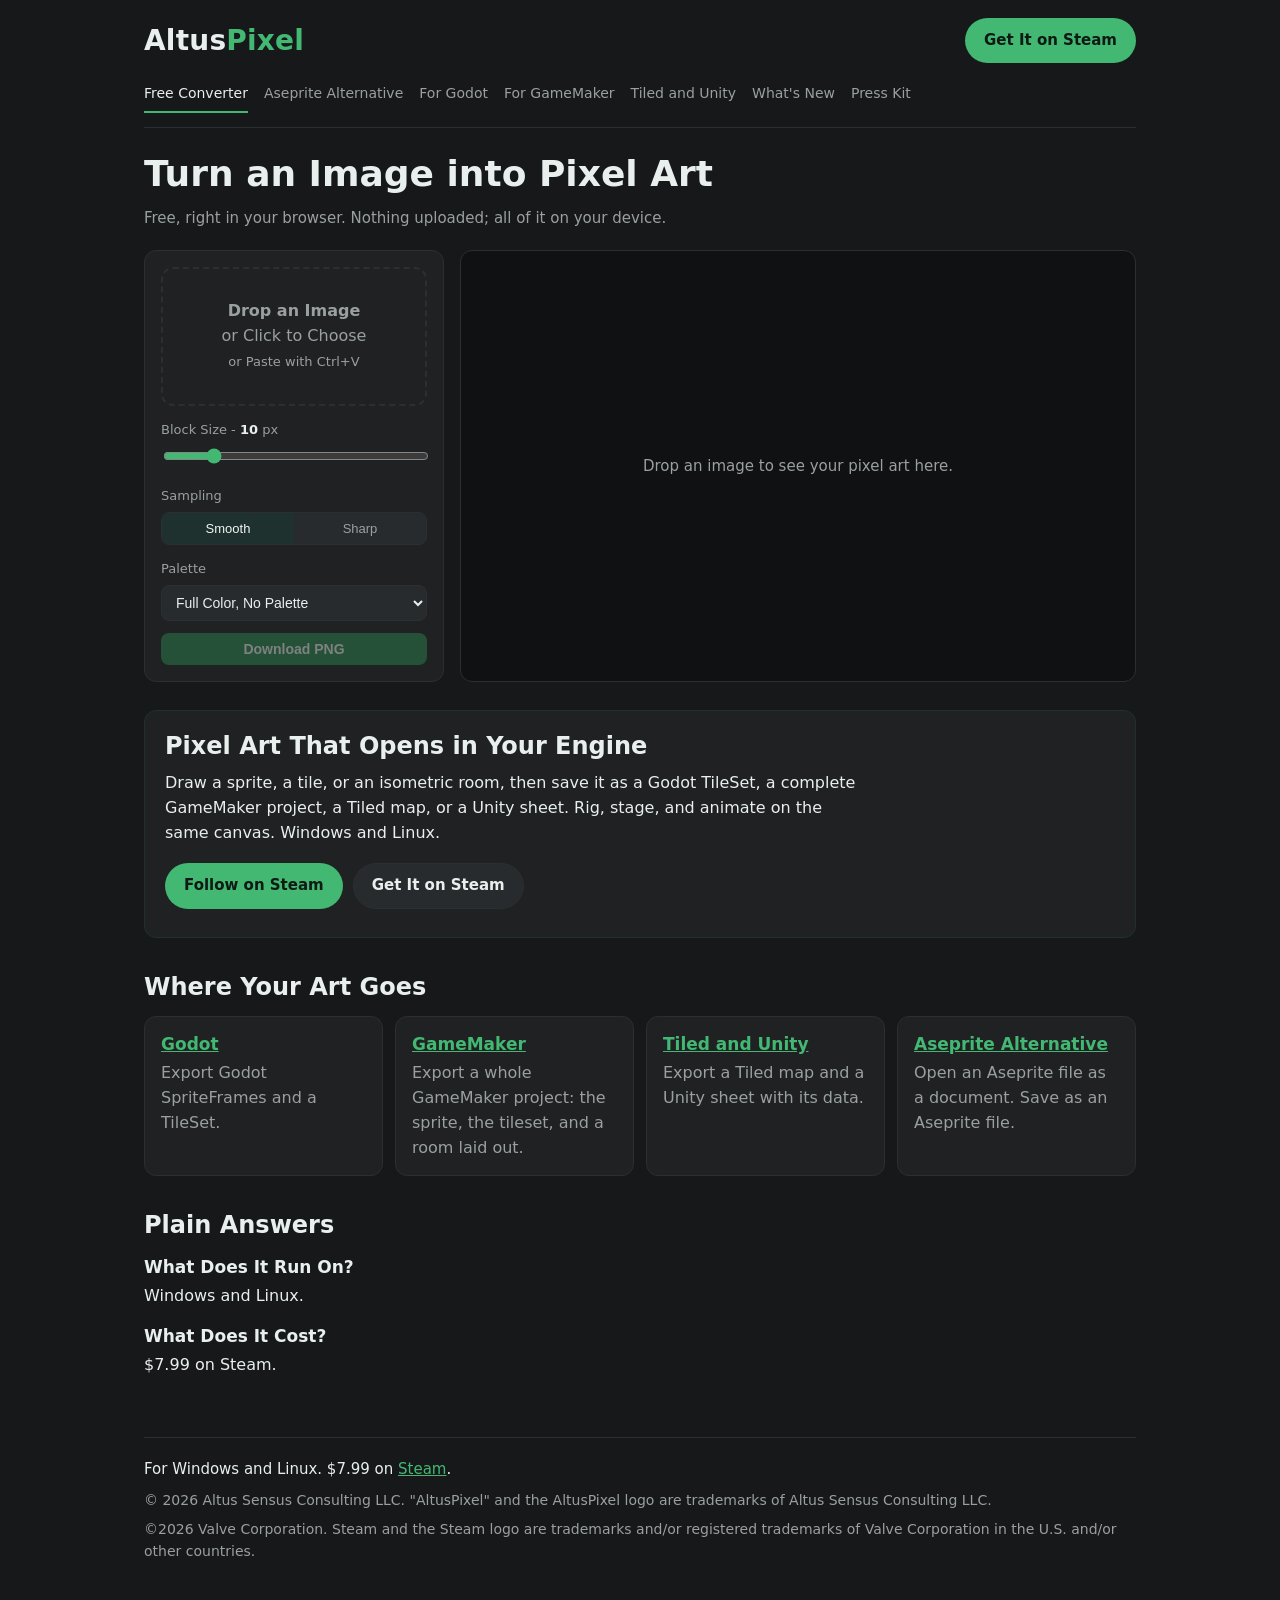
<file: index.html>
<!DOCTYPE html>
<html lang="en">
<head>
<meta charset="utf-8">
<meta name="viewport" content="width=device-width, initial-scale=1">
<title>AltusPixel - Free Image to Pixel Art Converter</title>
<meta name="description" content="Turn an image into pixel art, free, in your browser. Draw a sprite, a tile, or an isometric room, then save it as a Godot TileSet, a complete GameMaker project, a Tiled map, or a Unity sheet." data-claims="converter-free converter-local short-draw short-save">
<link rel="canonical" href="https://typo-negetive.github.io/altuspixel-site/">
<meta name="theme-color" content="#16181a">
<meta property="og:site_name" content="AltusPixel">
<meta property="og:type" content="website">
<meta property="og:title" content="AltusPixel - Free Image to Pixel Art Converter">
<meta property="og:description" content="Turn an image into pixel art, free, in your browser. Draw a sprite, a tile, or an isometric room, then save it as a Godot TileSet, a complete GameMaker project, a Tiled map, or a Unity sheet.">
<meta property="og:url" content="https://typo-negetive.github.io/altuspixel-site/">
<meta property="og:image" content="https://typo-negetive.github.io/altuspixel-site/stills/isometric_block_building.png">
<meta property="og:image:alt" content="Drag a box, pull it up, and click: shaded, with a light top and darker sides" data-claims="iso-box">
<link rel="icon" type="image/png" href="brand/icon.png">
<link rel="stylesheet" href="site.css">
</head>
<body>
<div class="wrap">
<!-- chrome:header -->
<a class="skip" href="#main">Skip to Content</a>
<header class="site-header">
  <a class="brand" href="index.html"><span class="a">Altus</span><span class="p">Pixel</span></a>
  <div class="store-links">
    <a class="btn btn-primary" href="https://store.steampowered.com/app/4870980/AltusPixel/?utm_source=site&amp;utm_medium=web&amp;utm_campaign=index" target="_blank" rel="noopener">Get It on Steam</a>
  </div>
</header>
<nav class="site-nav" aria-label="Pages">
  <a href="index.html" aria-current="page">Free Converter</a>
  <a href="aseprite-alternative.html">Aseprite Alternative</a>
  <a href="pixel-art-editor-for-godot.html">For Godot</a>
  <a href="gamemaker-sprite-export.html">For GameMaker</a>
  <a href="tiled-and-unity.html">Tiled and Unity</a>
  <a href="whats-new.html">What's New</a>
  <a href="press.html">Press Kit</a>
</nav>
<!-- /chrome:header -->

<main id="main">
  <h1>Turn an Image into Pixel Art</h1>
  <p class="tag" data-claims="converter-free converter-local">Free, right in your browser. Nothing uploaded; all of it on your device.</p>

  <section class="converter" aria-label="Pixel Art Converter" data-census="skip">
    <div class="card">
      <div id="drop" class="drop" tabindex="0" role="button">
        <strong>Drop an Image</strong><br>or Click to Choose<br>
        <span class="hint">or Paste with Ctrl&#8203;+V</span>
        <input id="file" type="file" accept="image/*" hidden>
      </div>

      <label class="ctl" for="block">Block Size - <span id="blockVal" class="val">10</span> px</label>
      <input id="block" type="range" min="2" max="48" value="10">

      <label class="ctl" id="sampLabel">Sampling</label>
      <div class="seg" id="samp" role="group" aria-labelledby="sampLabel">
        <button data-s="average" class="on">Smooth</button>
        <button data-s="point">Sharp</button>
      </div>

      <label class="ctl" for="palette">Palette</label>
      <select id="palette"></select>

      <button id="dl" class="dl" disabled>Download PNG</button>
    </div>

    <div class="stage">
      <div id="ph" class="placeholder">Drop an image to see your pixel art here.</div>
      <canvas id="out" hidden></canvas>
    </div>
    <noscript>Turn on JavaScript to use the converter.</noscript>
  </section>

  <section class="funnel">
    <h2>Pixel Art That Opens in Your Engine</h2>
    <p data-claims="short-draw short-save short-rig platforms">Draw a sprite, a tile, or an isometric room, then save it as a Godot TileSet, a complete GameMaker project, a Tiled map, or a Unity sheet. Rig, stage, and animate on the same canvas. Windows and Linux.</p>
    <div class="cta-row">
      <a class="btn btn-primary" href="https://store.steampowered.com/app/4870980/AltusPixel/?utm_source=site&amp;utm_medium=web&amp;utm_campaign=index" target="_blank" rel="noopener">Follow on Steam</a>
      <a class="btn" href="https://store.steampowered.com/app/4870980/AltusPixel/?utm_source=site&amp;utm_medium=web&amp;utm_campaign=index" target="_blank" rel="noopener">Get It on Steam</a>
    </div>
  </section>

  <section>
    <h2>Where Your Art Goes</h2>
    <ul class="cards">
      <li>
        <a href="pixel-art-editor-for-godot.html">Godot</a>
        <p data-claims="godot-gets">Export Godot SpriteFrames and a TileSet.</p>
      </li>
      <li>
        <a href="gamemaker-sprite-export.html">GameMaker</a>
        <p data-claims="gamemaker-gets">Export a whole GameMaker project: the sprite, the tileset, and a room laid out.</p>
      </li>
      <li>
        <a href="tiled-and-unity.html">Tiled and Unity</a>
        <p data-claims="tiled-gets unity-gets">Export a Tiled map and a Unity sheet with its data.</p>
      </li>
      <li>
        <a href="aseprite-alternative.html">Aseprite Alternative</a>
        <p data-claims="ase-open ase-write">Open an Aseprite file as a document. Save as an Aseprite file.</p>
      </li>
    </ul>
  </section>

  <section class="answers">
    <h2>Plain Answers</h2>
    <h3>What Does It Run On?</h3>
    <p data-claims="platforms">Windows and Linux.</p>
    <h3>What Does It Cost?</h3>
    <p data-claims="price-steam">$7.99 on Steam.</p>
  </section>
</main>

<!-- chrome:footer -->
<footer class="site-footer">
  <p class="facts" data-claims="platforms price-steam">For Windows and Linux. $7.99 on <a href="https://store.steampowered.com/app/4870980/AltusPixel/?utm_source=site&amp;utm_medium=web&amp;utm_campaign=index" target="_blank" rel="noopener">Steam</a>.</p>
  <p class="legal">&copy; 2026 Altus Sensus Consulting LLC. "AltusPixel" and the AltusPixel logo are trademarks of Altus Sensus Consulting LLC.</p>
  <p class="legal">&copy;2026 Valve Corporation. Steam and the Steam logo are trademarks and/or registered trademarks of Valve Corporation in the U.S. and/or other countries.</p>
</footer>
<!-- /chrome:footer -->
</div>

<script>
const PALETTES = {
  "Full Color, No Palette": null,
  "Grayscale 8": ["000000","242424","484848","6d6d6d","919191","b6b6b6","dadada","ffffff"],
  "Fantasy Console 16": ["000000","1D2B53","7E2553","008751","AB5236","5F574F","C2C3C7","FFF1E8","FF004D","FFA300","FFEC27","00E436","29ADFF","83769C","FF77A8","FFCCAA"],
  "Soft Pop 16": ["1a1c2c","5d275d","b13e53","ef7d57","ffcd75","a7f070","38b764","257179","29366f","3b5dc9","41a6f6","73eff7","f4f4f4","94b0c2","566c86","333c57"],
  "Handheld Green 4": ["0f380f","306230","8bac0f","9bbc0f"],
  "80s Neon": ["ff2a6d","d1006c","ff6ac1","f9f871","ff9472","ff5f1f","05ffa1","00f0ff","2de2e6","00b3ff","4d4dff","7a04eb","b537f2","3a0ca3","1a1a2e","ffffff"]
};
const hex2rgb = h => [parseInt(h.slice(0,2),16),parseInt(h.slice(2,4),16),parseInt(h.slice(4,6),16)];
const PAL_RGB = Object.fromEntries(Object.entries(PALETTES).map(([k,v])=>[k, v?v.map(hex2rgb):null]));

const $ = id => document.getElementById(id);
const out = $("out"), octx = out.getContext("2d");
const small = document.createElement("canvas"), sctx = small.getContext("2d", {willReadFrequently:true});
let img = null, sampling = "average";

const palSel = $("palette");
for (const name of Object.keys(PALETTES)){ const o=document.createElement("option"); o.textContent=name; palSel.appendChild(o); }

function nearest(r,g,b,pal){
  let bi=0,bd=Infinity;
  for(let i=0;i<pal.length;i++){const p=pal[i];const d=(r-p[0])**2+(g-p[1])**2+(b-p[2])**2; if(d<bd){bd=d;bi=i;}}
  return pal[bi];
}

function render(){
  if(!img) return;
  const block = +$("block").value;
  const cols = Math.max(1, Math.round(img.width/block));
  const rows = Math.max(1, Math.round(img.height/block));
  small.width=cols; small.height=rows;
  sctx.imageSmoothingEnabled = (sampling==="average");
  sctx.clearRect(0,0,cols,rows);
  sctx.drawImage(img,0,0,cols,rows);

  const pal = PAL_RGB[palSel.value];
  if(pal){
    const d = sctx.getImageData(0,0,cols,rows);
    const a = d.data;
    for(let i=0;i<a.length;i+=4){
      if(a[i+3]<8) continue;
      const [r,g,b]=nearest(a[i],a[i+1],a[i+2],pal);
      a[i]=r;a[i+1]=g;a[i+2]=b;
    }
    sctx.putImageData(d,0,0);
  }
  const scale = Math.max(1, Math.floor(900/Math.max(cols,rows)));
  out.width=cols*scale; out.height=rows*scale;
  octx.imageSmoothingEnabled=false;
  octx.clearRect(0,0,out.width,out.height);
  octx.drawImage(small,0,0,out.width,out.height);
  out.hidden=false; $("ph").hidden=true; $("dl").disabled=false;
}

function loadFile(file){
  if(!file || !file.type.startsWith("image/")) return;
  const r=new FileReader();
  r.onload=e=>{const im=new Image(); im.onload=()=>{img=im; render();}; im.src=e.target.result;};
  r.readAsDataURL(file);
}

$("drop").addEventListener("click",()=>$("file").click());
$("drop").addEventListener("keydown",e=>{if(e.key==="Enter"||e.key===" "){e.preventDefault(); $("file").click();}});
$("file").addEventListener("change",e=>loadFile(e.target.files[0]));
$("block").addEventListener("input",e=>{$("blockVal").textContent=e.target.value; render();});
palSel.addEventListener("change",render);
document.querySelectorAll("#samp button").forEach(b=>b.addEventListener("click",()=>{
  document.querySelectorAll("#samp button").forEach(x=>x.classList.remove("on"));
  b.classList.add("on"); sampling=b.dataset.s; render();
}));
const drop=$("drop");
["dragover","dragenter"].forEach(ev=>drop.addEventListener(ev,e=>{e.preventDefault();drop.classList.add("over");}));
["dragleave","drop"].forEach(ev=>drop.addEventListener(ev,e=>{e.preventDefault();drop.classList.remove("over");}));
drop.addEventListener("drop",e=>loadFile(e.dataTransfer.files[0]));
window.addEventListener("paste",e=>{const it=[...e.clipboardData.items].find(i=>i.type.startsWith("image/")); if(it) loadFile(it.getAsFile());});
$("dl").addEventListener("click",()=>{
  const a=document.createElement("a"); a.download="altuspixel.png"; a.href=out.toDataURL("image/png"); a.click();
});
</script>
</body>
</html>
</file>
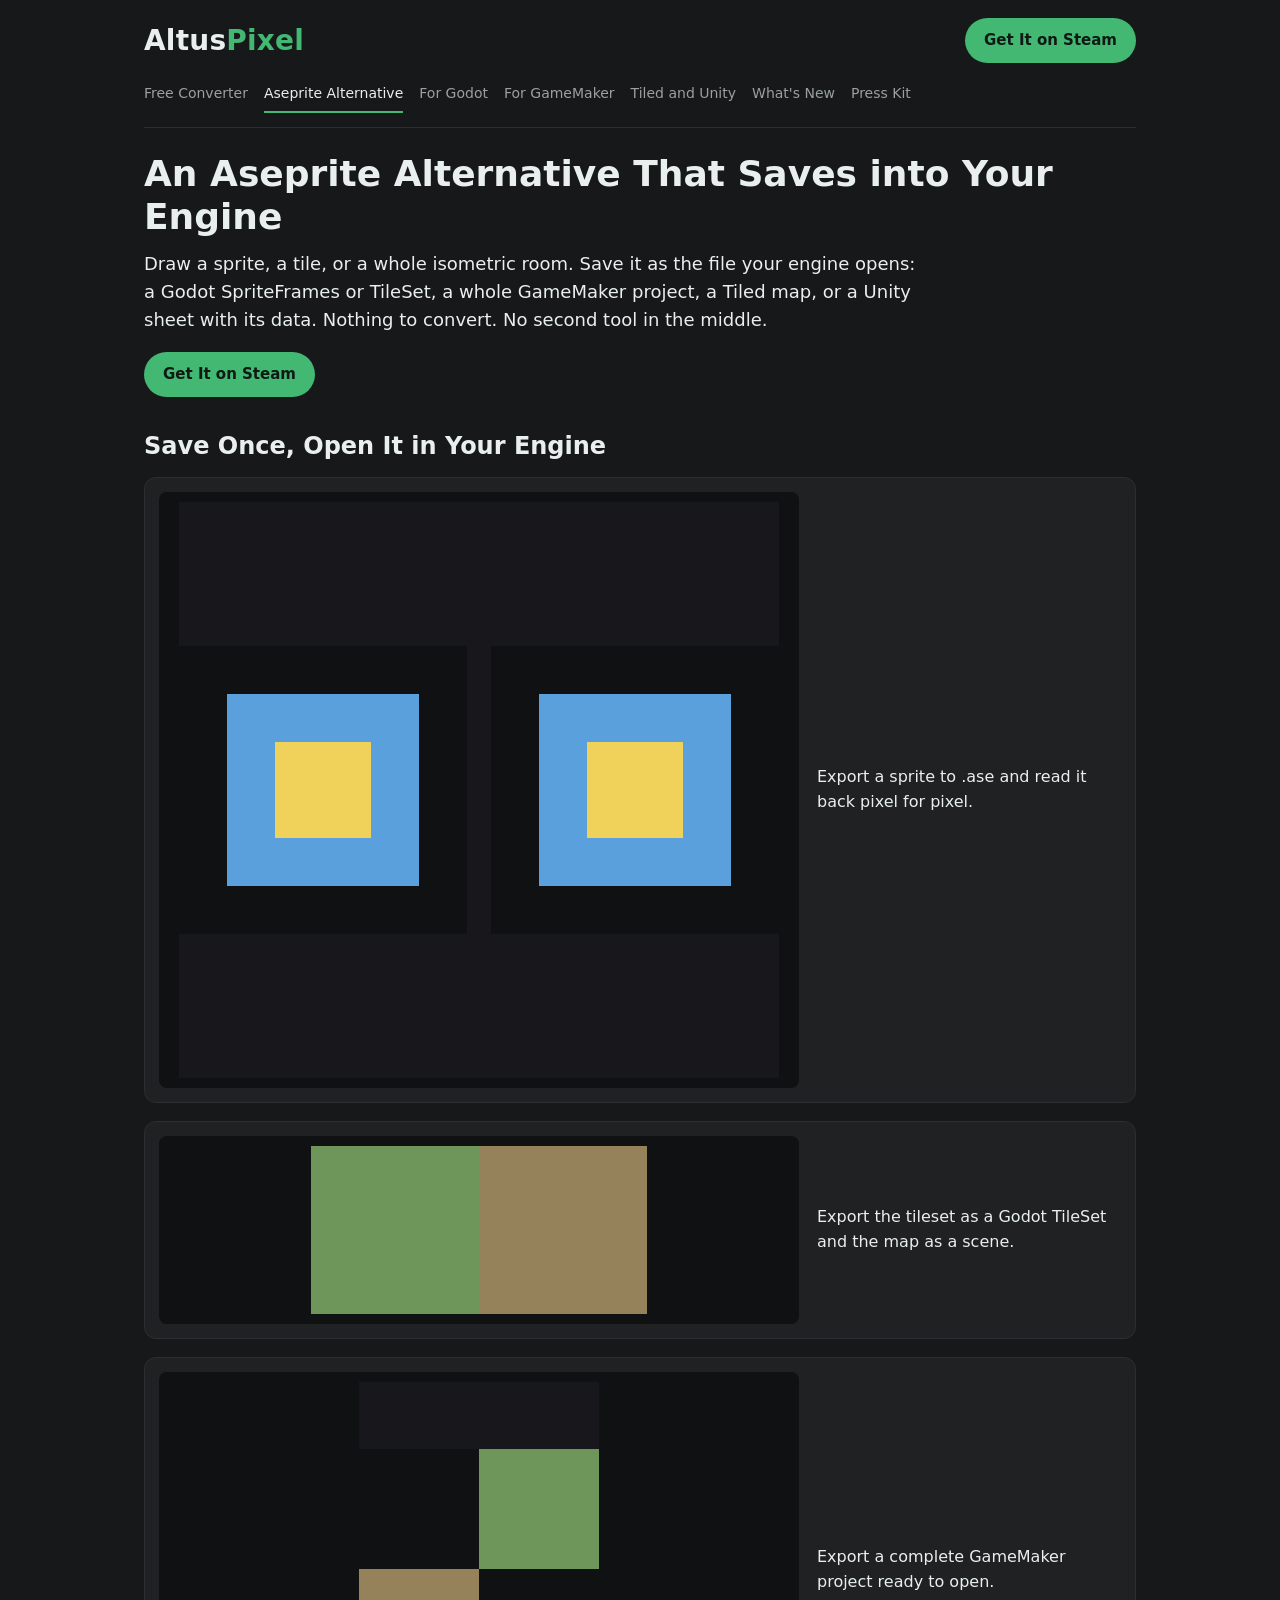
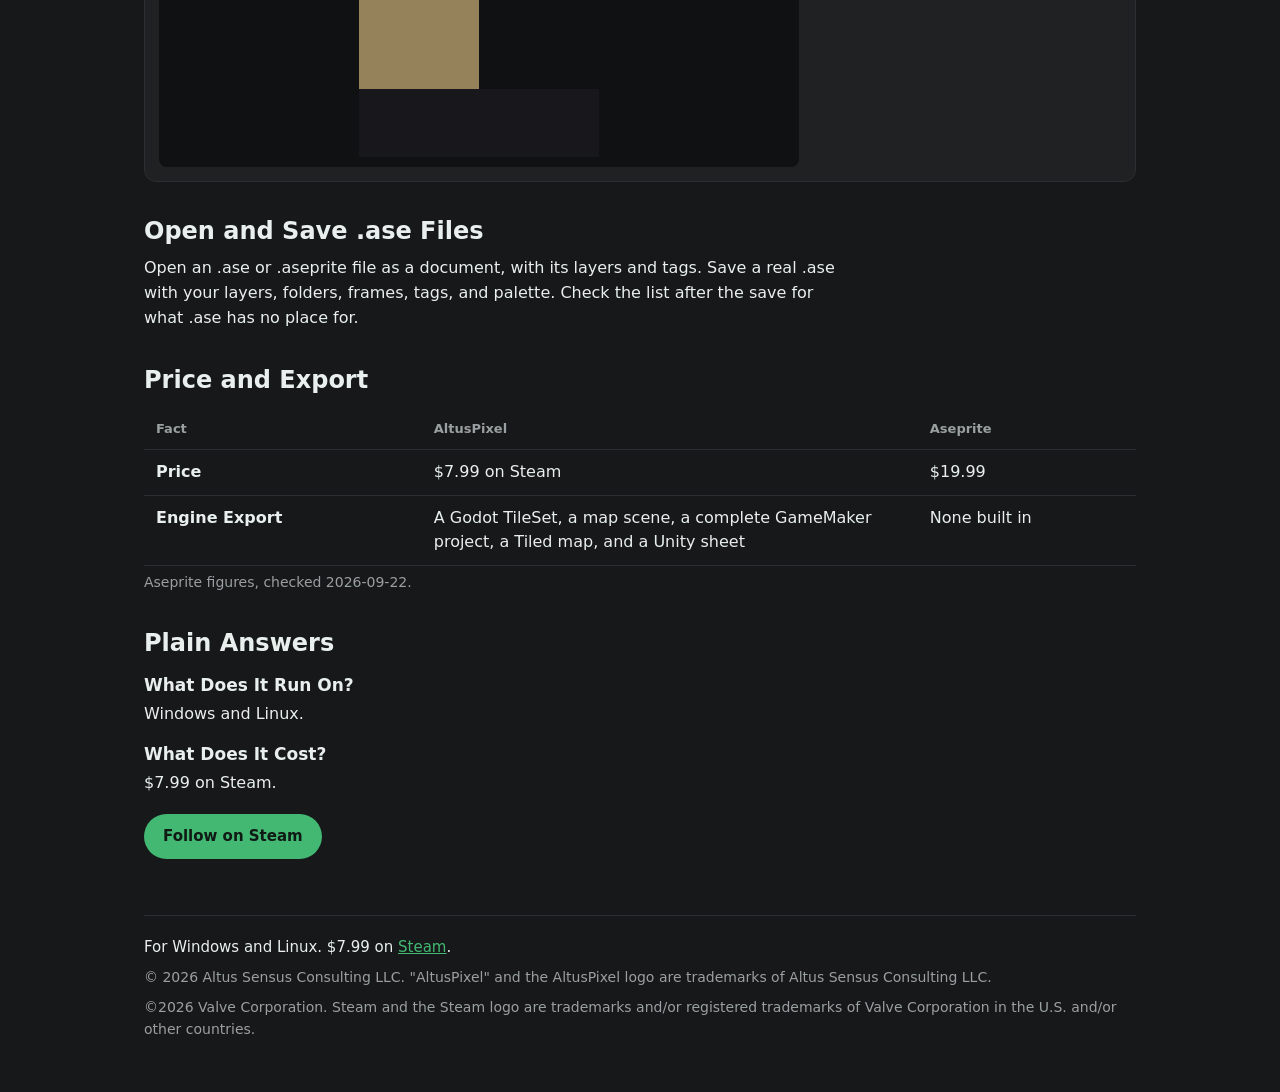
<file: aseprite-alternative.html>
<!DOCTYPE html>
<html lang="en">
<head>
<meta charset="utf-8">
<meta name="viewport" content="width=device-width, initial-scale=1">
<title>Aseprite Alternative That Saves into Your Engine - AltusPixel</title>
<meta name="description" content="Save a Godot TileSet, a complete GameMaker project, a Tiled map, or a Unity sheet. Open and save .ase files." data-claims="short-save ase-open ase-write">
<link rel="canonical" href="https://typo-negetive.github.io/altuspixel-site/aseprite-alternative.html">
<meta name="theme-color" content="#16181a">
<meta property="og:site_name" content="AltusPixel">
<meta property="og:type" content="website">
<meta property="og:title" content="Aseprite Alternative That Saves into Your Engine - AltusPixel">
<meta property="og:description" content="Save a Godot TileSet, a complete GameMaker project, a Tiled map, or a Unity sheet. Open and save .ase files.">
<meta property="og:url" content="https://typo-negetive.github.io/altuspixel-site/aseprite-alternative.html">
<meta property="og:image" content="https://typo-negetive.github.io/altuspixel-site/stills/ase_round_trip.png">
<meta property="og:image:alt" content="Export a sprite to .ase and read it back pixel for pixel" data-claims="cap-ase">
<link rel="icon" type="image/png" href="brand/icon.png">
<link rel="stylesheet" href="site.css">
</head>
<body>
<div class="wrap">
<!-- chrome:header -->
<a class="skip" href="#main">Skip to Content</a>
<header class="site-header">
  <a class="brand" href="index.html"><span class="a">Altus</span><span class="p">Pixel</span></a>
  <div class="store-links">
    <a class="btn btn-primary" href="https://store.steampowered.com/app/4870980/AltusPixel/?utm_source=site&amp;utm_medium=web&amp;utm_campaign=aseprite-alternative" target="_blank" rel="noopener">Get It on Steam</a>
  </div>
</header>
<nav class="site-nav" aria-label="Pages">
  <a href="index.html">Free Converter</a>
  <a href="aseprite-alternative.html" aria-current="page">Aseprite Alternative</a>
  <a href="pixel-art-editor-for-godot.html">For Godot</a>
  <a href="gamemaker-sprite-export.html">For GameMaker</a>
  <a href="tiled-and-unity.html">Tiled and Unity</a>
  <a href="whats-new.html">What's New</a>
  <a href="press.html">Press Kit</a>
</nav>
<!-- /chrome:header -->

<main id="main">
  <h1>An Aseprite Alternative That Saves into Your Engine</h1>
  <p class="lede" data-claims="draw-save godot-gets gamemaker-gets tiled-gets unity-gets no-convert">Draw a sprite, a tile, or a whole isometric room. Save it as the file your engine opens: a Godot SpriteFrames or TileSet, a whole GameMaker project, a Tiled map, or a Unity sheet with its data. Nothing to convert. No second tool in the middle.</p>
  <div class="cta-row">
    <a class="btn btn-primary" href="https://store.steampowered.com/app/4870980/AltusPixel/?utm_source=site&amp;utm_medium=web&amp;utm_campaign=aseprite-alternative" target="_blank" rel="noopener">Get It on Steam</a>
  </div>

  <section>
    <h2>Save Once, Open It in Your Engine</h2>
    <div class="shots">
      <figure class="shot" data-claims="cap-ase">
        <div class="frame"><img src="gifs/ase_round_trip.gif" width="600" height="576" alt="Export a sprite to .ase and read it back pixel for pixel" loading="lazy" decoding="async"></div>
        <figcaption>Export a sprite to .ase and read it back pixel for pixel.</figcaption>
      </figure>
      <figure class="shot" data-claims="cap-godot">
        <div class="frame"><img src="gifs/godot_tileset_map_export.gif" width="336" height="168" alt="Export the tileset as a Godot TileSet and the map as a scene" loading="lazy" decoding="async"></div>
        <figcaption>Export the tileset as a Godot TileSet and the map as a scene.</figcaption>
      </figure>
      <figure class="shot" data-claims="cap-gm">
        <div class="frame"><img src="gifs/gamemaker_project_export.gif" width="240" height="375" alt="Export a complete GameMaker project ready to open" loading="lazy" decoding="async"></div>
        <figcaption>Export a complete GameMaker project ready to open.</figcaption>
      </figure>
    </div>
  </section>

  <section>
    <h2>Open and Save .ase Files</h2>
    <p data-claims="ase-open ase-open-ext ase-write ase-listed">Open an .ase or .aseprite file as a document, with its layers and tags. Save a real .ase with your layers, folders, frames, tags, and palette. Check the list after the save for what .ase has no place for.</p>
  </section>

  <section>
    <h2>Price and Export</h2>
    <div class="table-wrap">
      <table class="compare">
        <caption class="sr-only">Price and Engine Export</caption>
        <thead>
          <tr><th scope="col">Fact</th><th scope="col">AltusPixel</th><th scope="col">Aseprite</th></tr>
        </thead>
        <tbody>
          <tr>
            <th scope="row">Price</th>
            <td data-claims="price-steam">$7.99 on Steam</td>
            <td data-fact="aseprite-price" title="Checked 2026-09-22">$19.99</td>
          </tr>
          <tr>
            <th scope="row">Engine Export</th>
            <td data-claims="short-save godot-tileset-scene">A Godot TileSet, a map scene, a complete GameMaker project, a Tiled map, and a Unity sheet</td>
            <td data-fact="aseprite-engine-export" title="Checked 2026-09-22">None built in</td>
          </tr>
        </tbody>
      </table>
    </div>
    <p class="note" data-claims="aseprite-price">Aseprite figures, checked 2026-09-22.</p>
  </section>

  <section class="answers">
    <h2>Plain Answers</h2>
    <h3>What Does It Run On?</h3>
    <p data-claims="platforms">Windows and Linux.</p>
    <h3>What Does It Cost?</h3>
    <p data-claims="price-steam">$7.99 on Steam.</p>
  </section>

  <div class="cta-row">
    <a class="btn btn-primary" href="https://store.steampowered.com/app/4870980/AltusPixel/?utm_source=site&amp;utm_medium=web&amp;utm_campaign=aseprite-alternative" target="_blank" rel="noopener">Follow on Steam</a>
  </div>
</main>

<!-- chrome:footer -->
<footer class="site-footer">
  <p class="facts" data-claims="platforms price-steam">For Windows and Linux. $7.99 on <a href="https://store.steampowered.com/app/4870980/AltusPixel/?utm_source=site&amp;utm_medium=web&amp;utm_campaign=aseprite-alternative" target="_blank" rel="noopener">Steam</a>.</p>
  <p class="legal">&copy; 2026 Altus Sensus Consulting LLC. "AltusPixel" and the AltusPixel logo are trademarks of Altus Sensus Consulting LLC.</p>
  <p class="legal">&copy;2026 Valve Corporation. Steam and the Steam logo are trademarks and/or registered trademarks of Valve Corporation in the U.S. and/or other countries.</p>
</footer>
<!-- /chrome:footer -->
</div>
</body>
</html>
</file>
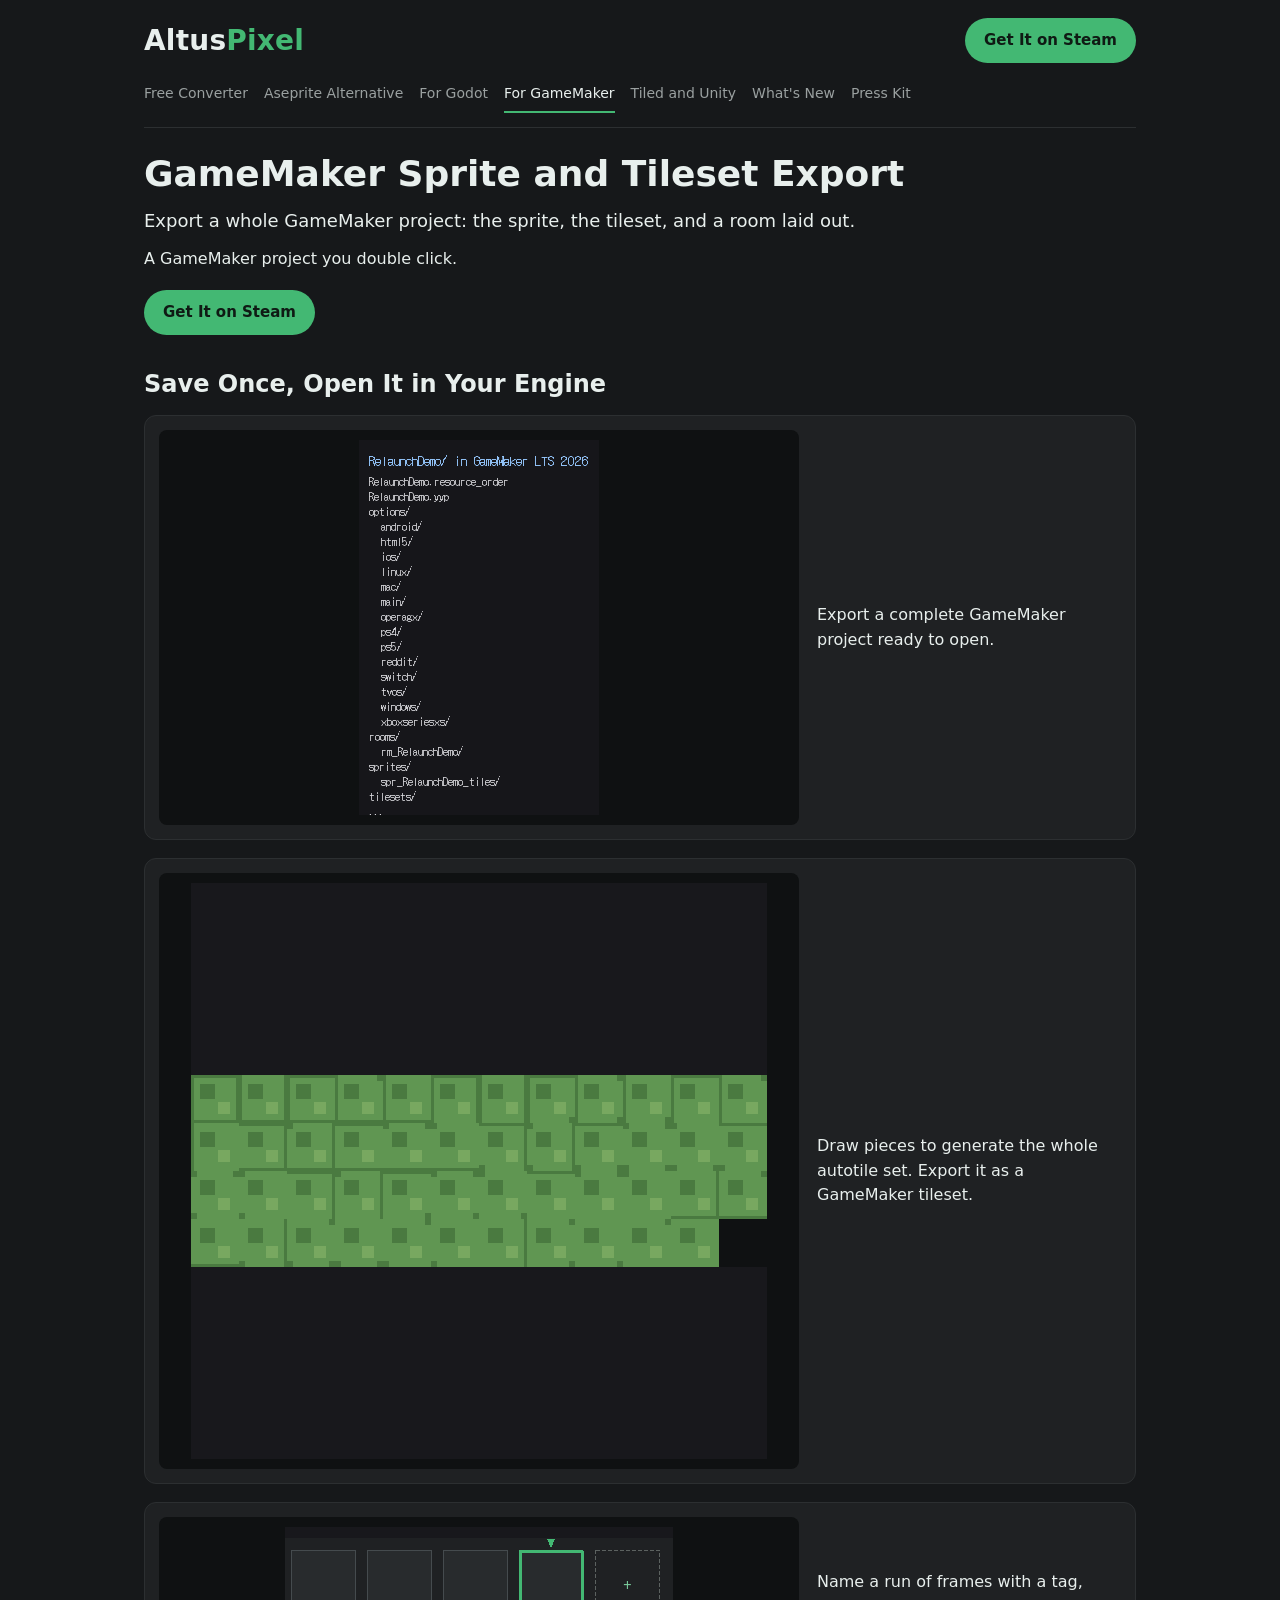
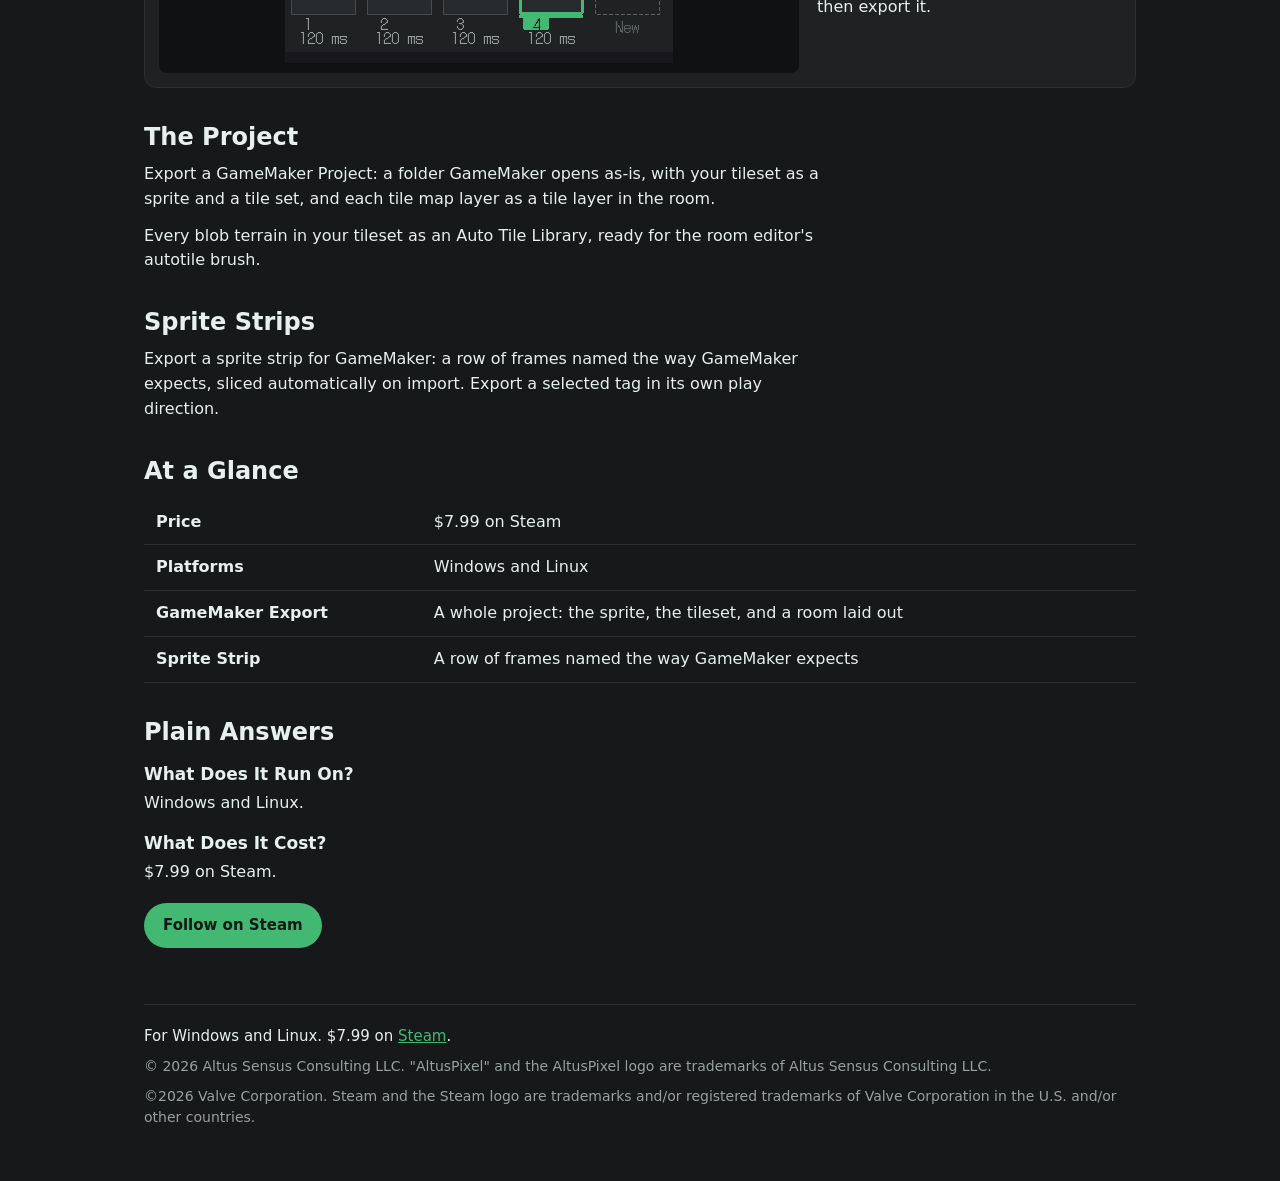
<file: gamemaker-sprite-export.html>
<!DOCTYPE html>
<html lang="en">
<head>
<meta charset="utf-8">
<meta name="viewport" content="width=device-width, initial-scale=1">
<title>GameMaker Sprite and Tileset Export - AltusPixel</title>
<meta name="description" content="Export a whole GameMaker project: the sprite, the tileset, and a room laid out. A GameMaker project you double click." data-claims="gamemaker-gets gm-double-click">
<link rel="canonical" href="https://typo-negetive.github.io/altuspixel-site/gamemaker-sprite-export.html">
<meta name="theme-color" content="#16181a">
<meta property="og:site_name" content="AltusPixel">
<meta property="og:type" content="website">
<meta property="og:title" content="GameMaker Sprite and Tileset Export - AltusPixel">
<meta property="og:description" content="Export a whole GameMaker project: the sprite, the tileset, and a room laid out. A GameMaker project you double click.">
<meta property="og:url" content="https://typo-negetive.github.io/altuspixel-site/gamemaker-sprite-export.html">
<meta property="og:image" content="https://typo-negetive.github.io/altuspixel-site/stills/gamemaker_project_export.png">
<meta property="og:image:alt" content="Export a complete GameMaker project ready to open" data-claims="cap-gm">
<link rel="icon" type="image/png" href="brand/icon.png">
<link rel="stylesheet" href="site.css">
</head>
<body>
<div class="wrap">
<!-- chrome:header -->
<a class="skip" href="#main">Skip to Content</a>
<header class="site-header">
  <a class="brand" href="index.html"><span class="a">Altus</span><span class="p">Pixel</span></a>
  <div class="store-links">
    <a class="btn btn-primary" href="https://store.steampowered.com/app/4870980/AltusPixel/?utm_source=site&amp;utm_medium=web&amp;utm_campaign=gamemaker-sprite-export" target="_blank" rel="noopener">Get It on Steam</a>
  </div>
</header>
<nav class="site-nav" aria-label="Pages">
  <a href="index.html">Free Converter</a>
  <a href="aseprite-alternative.html">Aseprite Alternative</a>
  <a href="pixel-art-editor-for-godot.html">For Godot</a>
  <a href="gamemaker-sprite-export.html" aria-current="page">For GameMaker</a>
  <a href="tiled-and-unity.html">Tiled and Unity</a>
  <a href="whats-new.html">What's New</a>
  <a href="press.html">Press Kit</a>
</nav>
<!-- /chrome:header -->

<main id="main">
  <h1>GameMaker Sprite and Tileset Export</h1>
  <p class="lede" data-claims="gamemaker-gets">Export a whole GameMaker project: the sprite, the tileset, and a room laid out.</p>
  <p data-claims="gm-double-click">A GameMaker project you double click.</p>
  <div class="cta-row">
    <a class="btn btn-primary" href="https://store.steampowered.com/app/4870980/AltusPixel/?utm_source=site&amp;utm_medium=web&amp;utm_campaign=gamemaker-sprite-export" target="_blank" rel="noopener">Get It on Steam</a>
  </div>

  <section>
    <h2>Save Once, Open It in Your Engine</h2>
    <div class="shots">
      <figure class="shot" data-claims="cap-gm">
        <div class="frame"><img src="gifs/gamemaker_project_export.gif" width="240" height="375" alt="Export a complete GameMaker project ready to open" loading="lazy" decoding="async"></div>
        <figcaption>Export a complete GameMaker project ready to open.</figcaption>
      </figure>
      <figure class="shot" data-claims="autotile-five autotile-export">
        <div class="frame"><img src="gifs/autotile.gif" width="576" height="576" alt="Draw pieces to generate the whole autotile set" loading="lazy" decoding="async"></div>
        <figcaption>Draw pieces to generate the whole autotile set. Export it as a GameMaker tileset.</figcaption>
      </figure>
      <figure class="shot" data-claims="tags cap-tags">
        <div class="frame"><img src="gifs/frame_tags.gif" width="388" height="136" alt="Name a range of frames and see it on the timeline" loading="lazy" decoding="async"></div>
        <figcaption>Name a run of frames with a tag, then export it.</figcaption>
      </figure>
    </div>
  </section>

  <section>
    <h2>The Project</h2>
    <p data-claims="gm-project">Export a GameMaker Project: a folder GameMaker opens as-is, with your tileset as a sprite and a tile set, and each tile map layer as a tile layer in the room.</p>
    <p data-claims="gm-autotile-libs">Every blob terrain in your tileset as an Auto Tile Library, ready for the room editor's autotile brush.</p>
  </section>

  <section>
    <h2>Sprite Strips</h2>
    <p data-claims="gm-strip">Export a sprite strip for GameMaker: a row of frames named the way GameMaker expects, sliced automatically on import. Export a selected tag in its own play direction.</p>
  </section>

  <section>
    <h2>At a Glance</h2>
    <div class="table-wrap">
      <table class="facts">
        <caption class="sr-only">GameMaker at a Glance</caption>
        <tbody>
          <tr>
            <th scope="row">Price</th>
            <td data-claims="price-steam">$7.99 on Steam</td>
          </tr>
          <tr>
            <th scope="row">Platforms</th>
            <td data-claims="platforms">Windows and Linux</td>
          </tr>
          <tr>
            <th scope="row">GameMaker Export</th>
            <td data-claims="gamemaker-gets">A whole project: the sprite, the tileset, and a room laid out</td>
          </tr>
          <tr>
            <th scope="row">Sprite Strip</th>
            <td data-claims="gm-strip">A row of frames named the way GameMaker expects</td>
          </tr>
        </tbody>
      </table>
    </div>
  </section>

  <section class="answers">
    <h2>Plain Answers</h2>
    <h3>What Does It Run On?</h3>
    <p data-claims="platforms">Windows and Linux.</p>
    <h3>What Does It Cost?</h3>
    <p data-claims="price-steam">$7.99 on Steam.</p>
  </section>

  <div class="cta-row">
    <a class="btn btn-primary" href="https://store.steampowered.com/app/4870980/AltusPixel/?utm_source=site&amp;utm_medium=web&amp;utm_campaign=gamemaker-sprite-export" target="_blank" rel="noopener">Follow on Steam</a>
  </div>
</main>

<!-- chrome:footer -->
<footer class="site-footer">
  <p class="facts" data-claims="platforms price-steam">For Windows and Linux. $7.99 on <a href="https://store.steampowered.com/app/4870980/AltusPixel/?utm_source=site&amp;utm_medium=web&amp;utm_campaign=gamemaker-sprite-export" target="_blank" rel="noopener">Steam</a>.</p>
  <p class="legal">&copy; 2026 Altus Sensus Consulting LLC. "AltusPixel" and the AltusPixel logo are trademarks of Altus Sensus Consulting LLC.</p>
  <p class="legal">&copy;2026 Valve Corporation. Steam and the Steam logo are trademarks and/or registered trademarks of Valve Corporation in the U.S. and/or other countries.</p>
</footer>
<!-- /chrome:footer -->
</div>
</body>
</html>
</file>
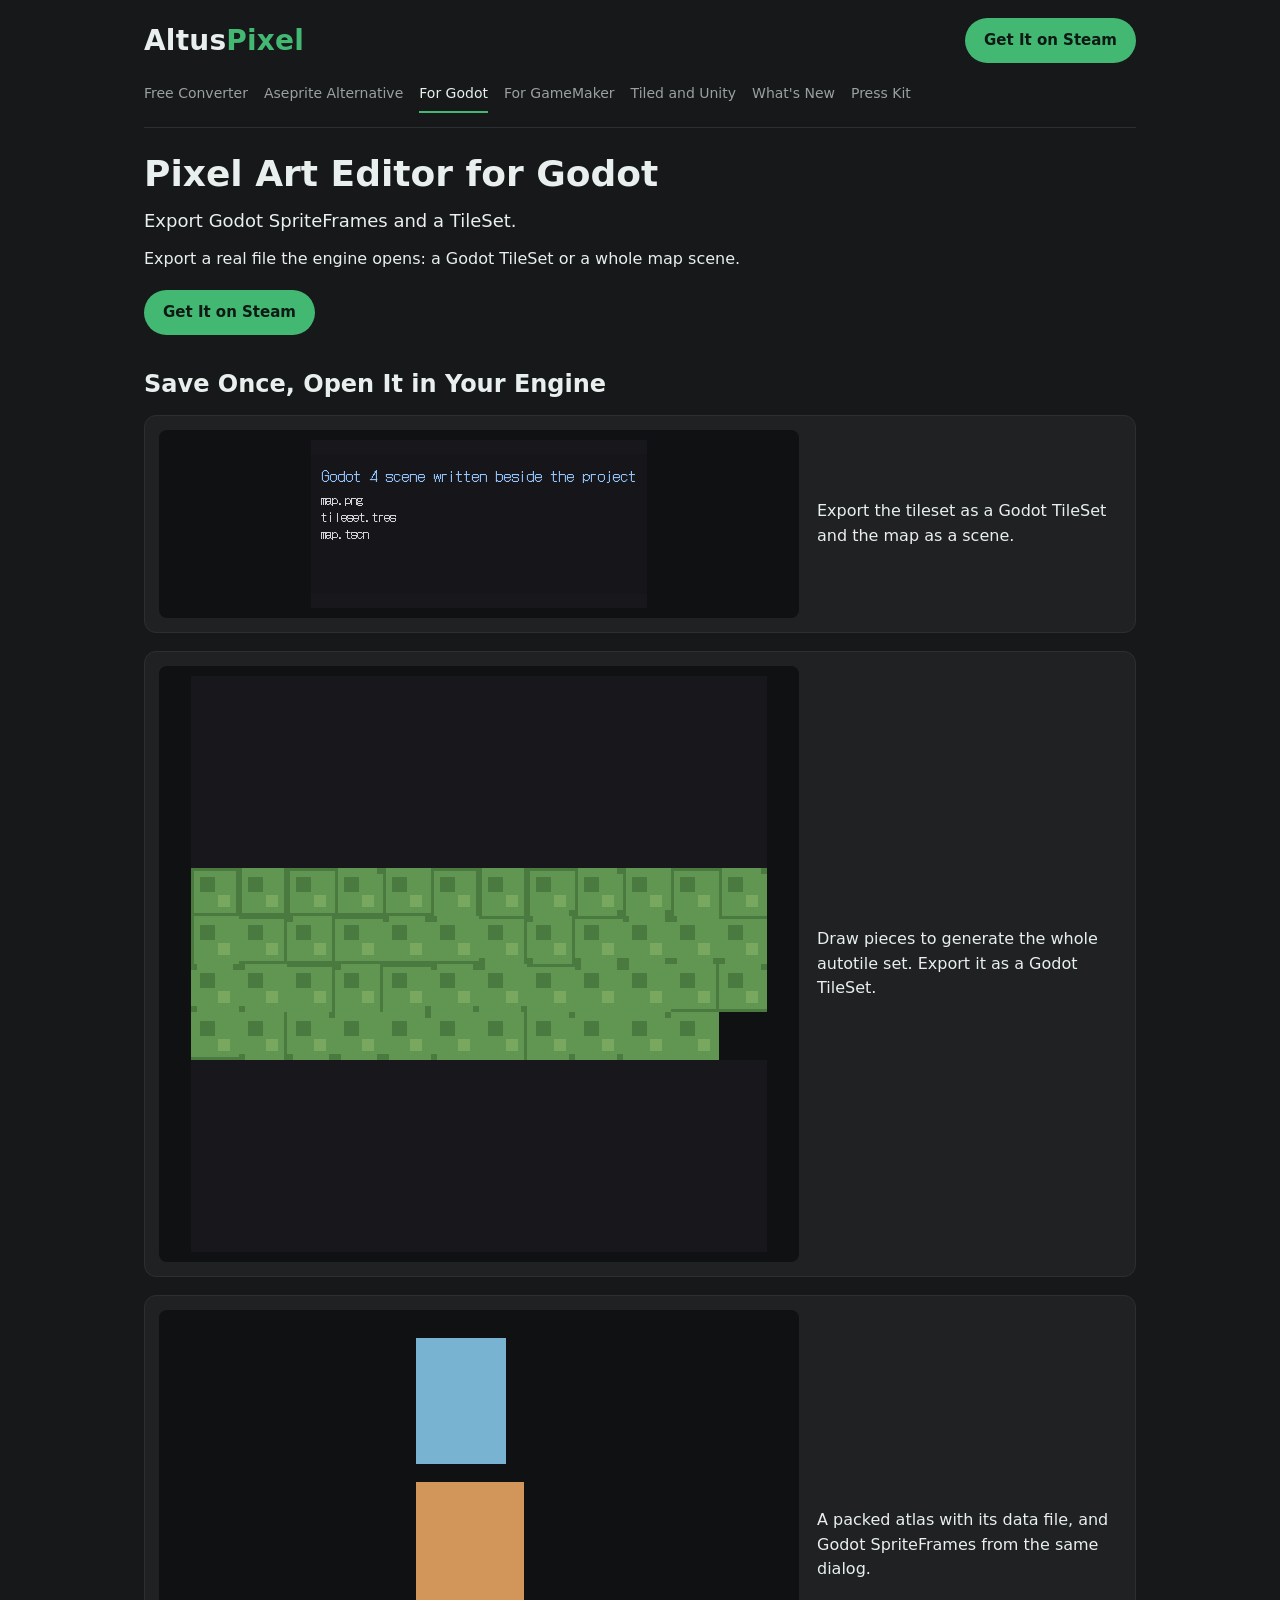
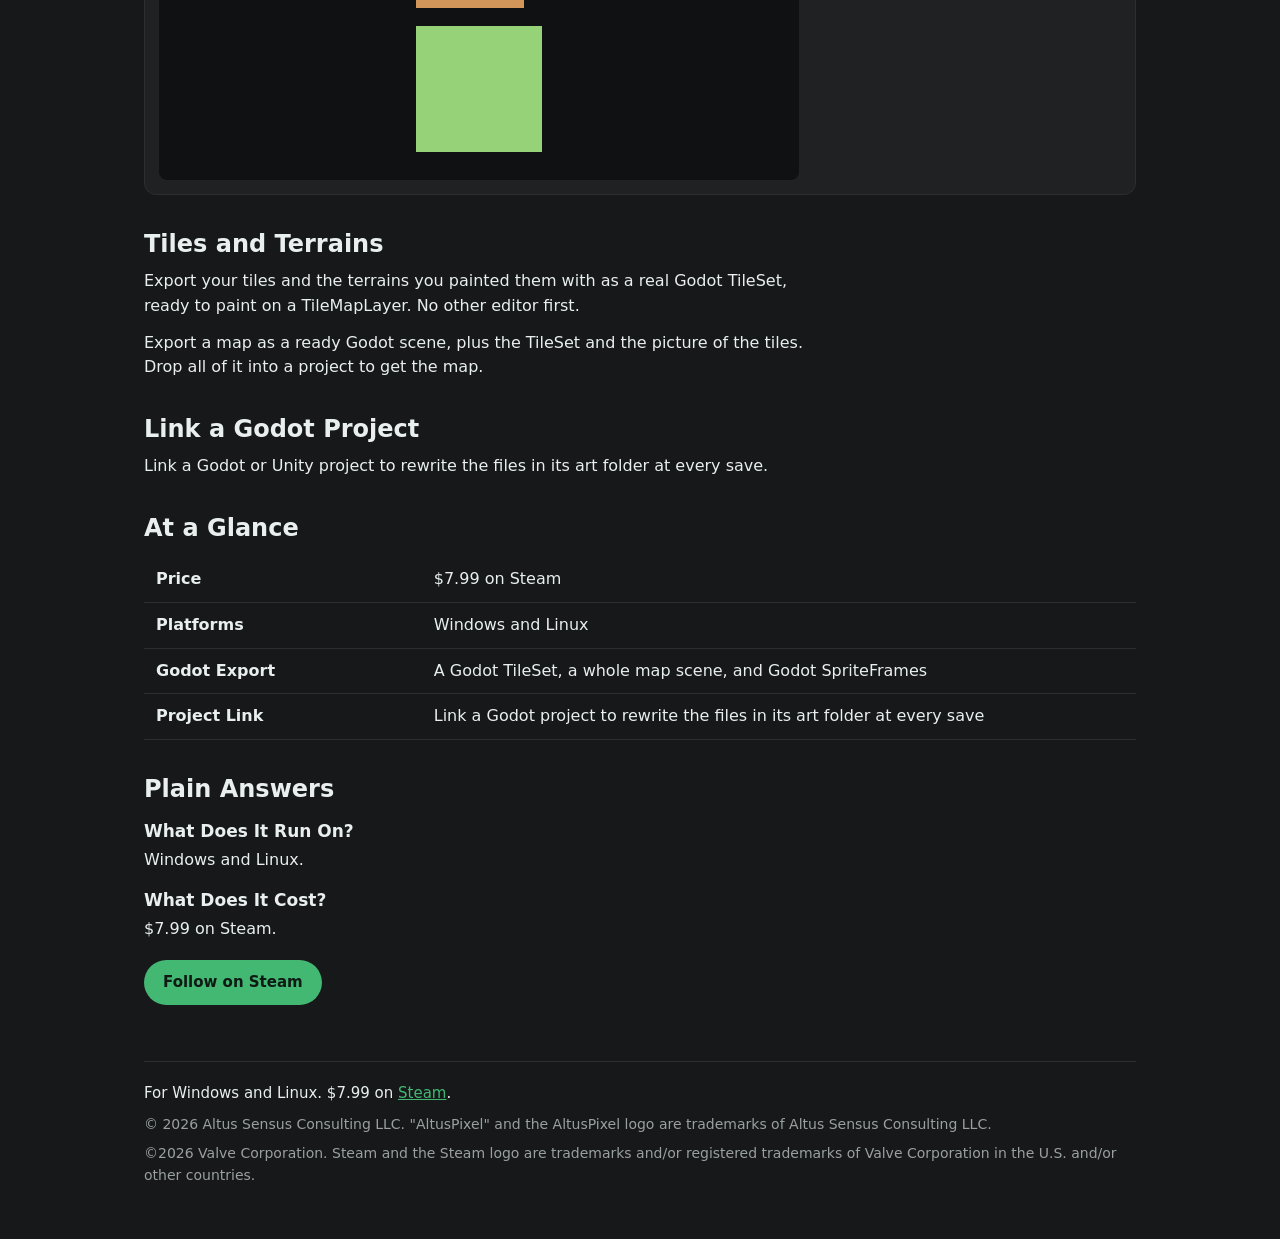
<file: pixel-art-editor-for-godot.html>
<!DOCTYPE html>
<html lang="en">
<head>
<meta charset="utf-8">
<meta name="viewport" content="width=device-width, initial-scale=1">
<title>Pixel Art Editor for Godot - AltusPixel</title>
<meta name="description" content="Export Godot SpriteFrames and a TileSet. Link a Godot project to rewrite the files in its art folder at every save." data-claims="godot-gets engine-link">
<link rel="canonical" href="https://typo-negetive.github.io/altuspixel-site/pixel-art-editor-for-godot.html">
<meta name="theme-color" content="#16181a">
<meta property="og:site_name" content="AltusPixel">
<meta property="og:type" content="website">
<meta property="og:title" content="Pixel Art Editor for Godot - AltusPixel">
<meta property="og:description" content="Export Godot SpriteFrames and a TileSet. Link a Godot project to rewrite the files in its art folder at every save.">
<meta property="og:url" content="https://typo-negetive.github.io/altuspixel-site/pixel-art-editor-for-godot.html">
<meta property="og:image" content="https://typo-negetive.github.io/altuspixel-site/stills/godot_tileset_map_export.png">
<meta property="og:image:alt" content="Export the tileset as a Godot TileSet and the map as a scene" data-claims="cap-godot">
<link rel="icon" type="image/png" href="brand/icon.png">
<link rel="stylesheet" href="site.css">
</head>
<body>
<div class="wrap">
<!-- chrome:header -->
<a class="skip" href="#main">Skip to Content</a>
<header class="site-header">
  <a class="brand" href="index.html"><span class="a">Altus</span><span class="p">Pixel</span></a>
  <div class="store-links">
    <a class="btn btn-primary" href="https://store.steampowered.com/app/4870980/AltusPixel/?utm_source=site&amp;utm_medium=web&amp;utm_campaign=pixel-art-editor-for-godot" target="_blank" rel="noopener">Get It on Steam</a>
  </div>
</header>
<nav class="site-nav" aria-label="Pages">
  <a href="index.html">Free Converter</a>
  <a href="aseprite-alternative.html">Aseprite Alternative</a>
  <a href="pixel-art-editor-for-godot.html" aria-current="page">For Godot</a>
  <a href="gamemaker-sprite-export.html">For GameMaker</a>
  <a href="tiled-and-unity.html">Tiled and Unity</a>
  <a href="whats-new.html">What's New</a>
  <a href="press.html">Press Kit</a>
</nav>
<!-- /chrome:header -->

<main id="main">
  <h1>Pixel Art Editor for Godot</h1>
  <p class="lede" data-claims="godot-gets">Export Godot SpriteFrames and a TileSet.</p>
  <p data-claims="real-files godot-tileset-scene">Export a real file the engine opens: a Godot TileSet or a whole map scene.</p>
  <div class="cta-row">
    <a class="btn btn-primary" href="https://store.steampowered.com/app/4870980/AltusPixel/?utm_source=site&amp;utm_medium=web&amp;utm_campaign=pixel-art-editor-for-godot" target="_blank" rel="noopener">Get It on Steam</a>
  </div>

  <section>
    <h2>Save Once, Open It in Your Engine</h2>
    <div class="shots">
      <figure class="shot" data-claims="cap-godot">
        <div class="frame"><img src="gifs/godot_tileset_map_export.gif" width="336" height="168" alt="Export the tileset as a Godot TileSet and the map as a scene" loading="lazy" decoding="async"></div>
        <figcaption>Export the tileset as a Godot TileSet and the map as a scene.</figcaption>
      </figure>
      <figure class="shot" data-claims="autotile-five autotile-export">
        <div class="frame"><img src="gifs/autotile.gif" width="576" height="576" alt="Draw pieces to generate the whole autotile set" loading="lazy" decoding="async"></div>
        <figcaption>Draw pieces to generate the whole autotile set. Export it as a Godot TileSet.</figcaption>
      </figure>
      <figure class="shot" data-claims="atlas-frames cap-atlas">
        <div class="frame"><img src="gifs/packed_atlas.gif" width="162" height="450" alt="Pack every sprite into a sheet with its own data file" loading="lazy" decoding="async"></div>
        <figcaption>A packed atlas with its data file, and Godot SpriteFrames from the same dialog.</figcaption>
      </figure>
    </div>
  </section>

  <section>
    <h2>Tiles and Terrains</h2>
    <p data-claims="godot-tileset-export">Export your tiles and the terrains you painted them with as a real Godot TileSet, ready to paint on a TileMapLayer. No other editor first.</p>
    <p data-claims="godot-map-export">Export a map as a ready Godot scene, plus the TileSet and the picture of the tiles. Drop all of it into a project to get the map.</p>
  </section>

  <section>
    <h2>Link a Godot Project</h2>
    <p data-claims="engine-link">Link a Godot or Unity project to rewrite the files in its art folder at every save.</p>
  </section>

  <section>
    <h2>At a Glance</h2>
    <div class="table-wrap">
      <table class="facts">
        <caption class="sr-only">Godot at a Glance</caption>
        <tbody>
          <tr>
            <th scope="row">Price</th>
            <td data-claims="price-steam">$7.99 on Steam</td>
          </tr>
          <tr>
            <th scope="row">Platforms</th>
            <td data-claims="platforms">Windows and Linux</td>
          </tr>
          <tr>
            <th scope="row">Godot Export</th>
            <td data-claims="godot-tileset-scene atlas-frames">A Godot TileSet, a whole map scene, and Godot SpriteFrames</td>
          </tr>
          <tr>
            <th scope="row">Project Link</th>
            <td data-claims="engine-link">Link a Godot project to rewrite the files in its art folder at every save</td>
          </tr>
        </tbody>
      </table>
    </div>
  </section>

  <section class="answers">
    <h2>Plain Answers</h2>
    <h3>What Does It Run On?</h3>
    <p data-claims="platforms">Windows and Linux.</p>
    <h3>What Does It Cost?</h3>
    <p data-claims="price-steam">$7.99 on Steam.</p>
  </section>

  <div class="cta-row">
    <a class="btn btn-primary" href="https://store.steampowered.com/app/4870980/AltusPixel/?utm_source=site&amp;utm_medium=web&amp;utm_campaign=pixel-art-editor-for-godot" target="_blank" rel="noopener">Follow on Steam</a>
  </div>
</main>

<!-- chrome:footer -->
<footer class="site-footer">
  <p class="facts" data-claims="platforms price-steam">For Windows and Linux. $7.99 on <a href="https://store.steampowered.com/app/4870980/AltusPixel/?utm_source=site&amp;utm_medium=web&amp;utm_campaign=pixel-art-editor-for-godot" target="_blank" rel="noopener">Steam</a>.</p>
  <p class="legal">&copy; 2026 Altus Sensus Consulting LLC. "AltusPixel" and the AltusPixel logo are trademarks of Altus Sensus Consulting LLC.</p>
  <p class="legal">&copy;2026 Valve Corporation. Steam and the Steam logo are trademarks and/or registered trademarks of Valve Corporation in the U.S. and/or other countries.</p>
</footer>
<!-- /chrome:footer -->
</div>
</body>
</html>
</file>
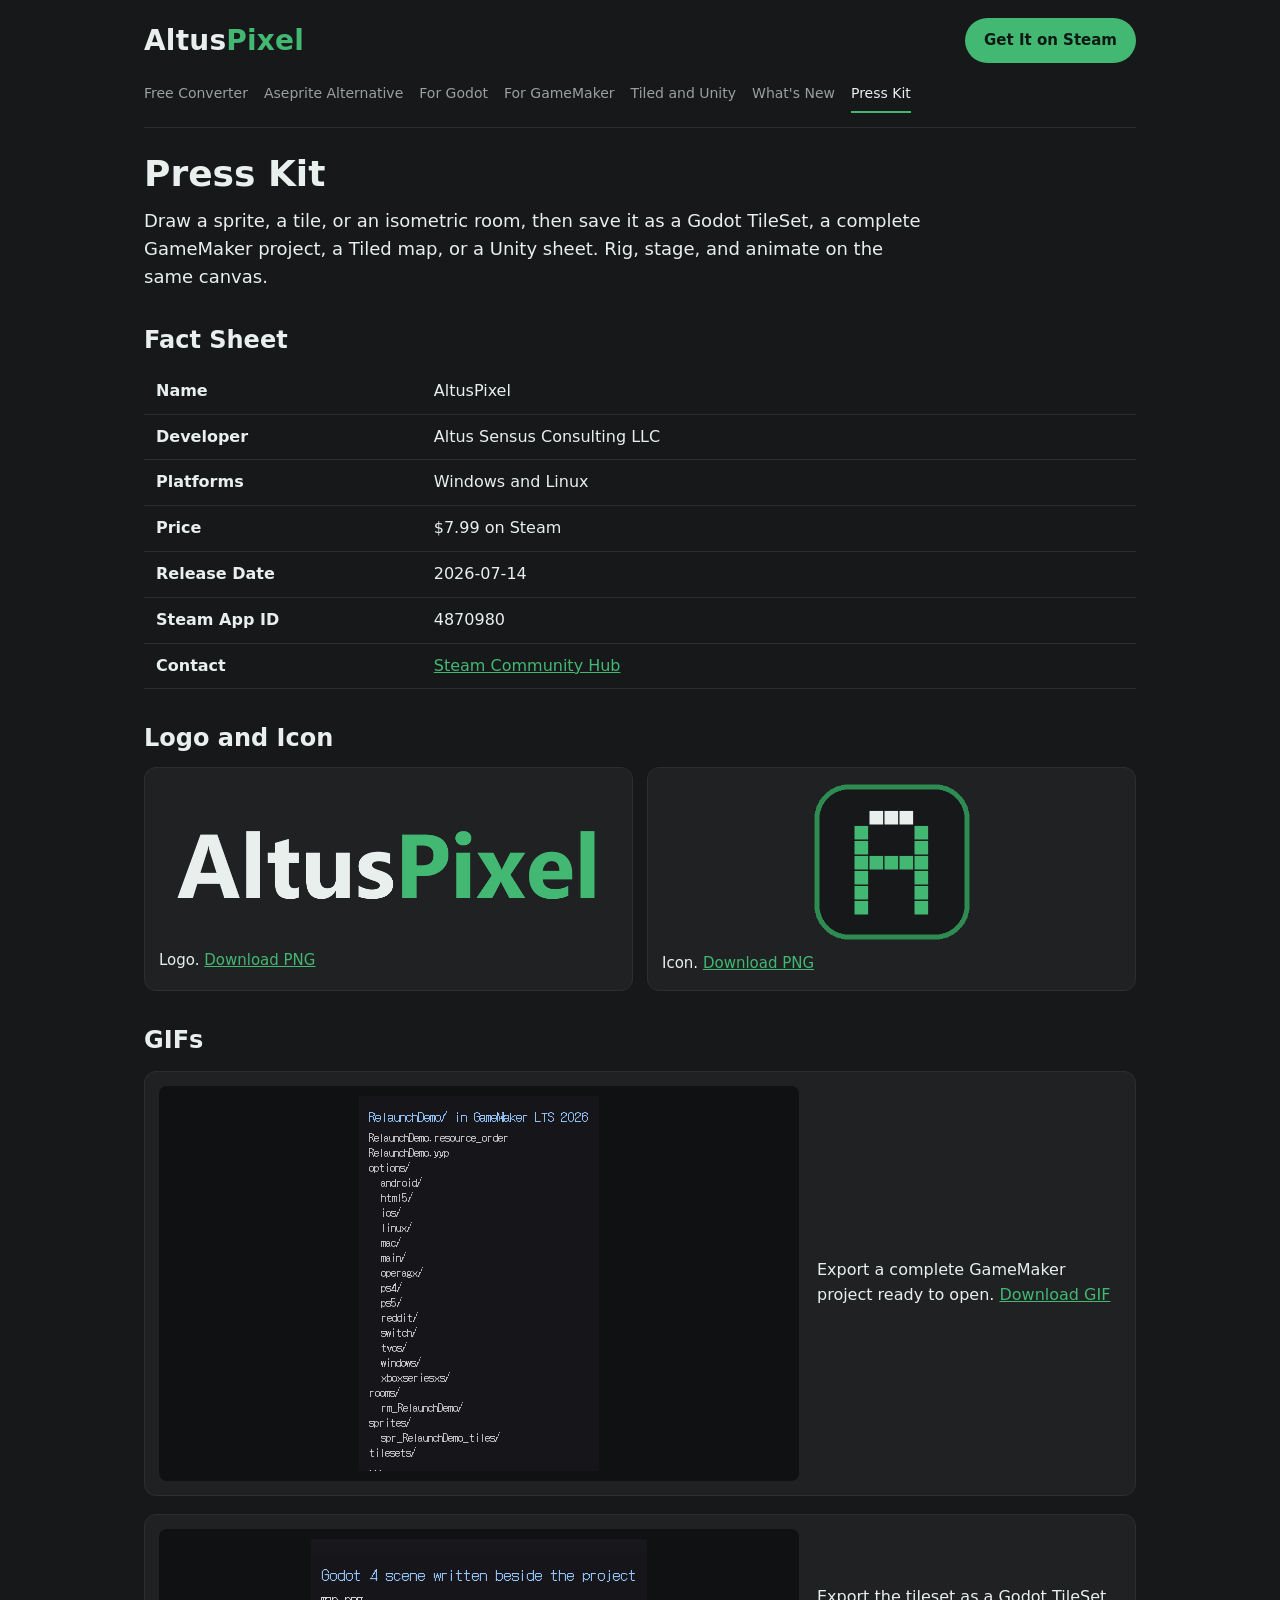
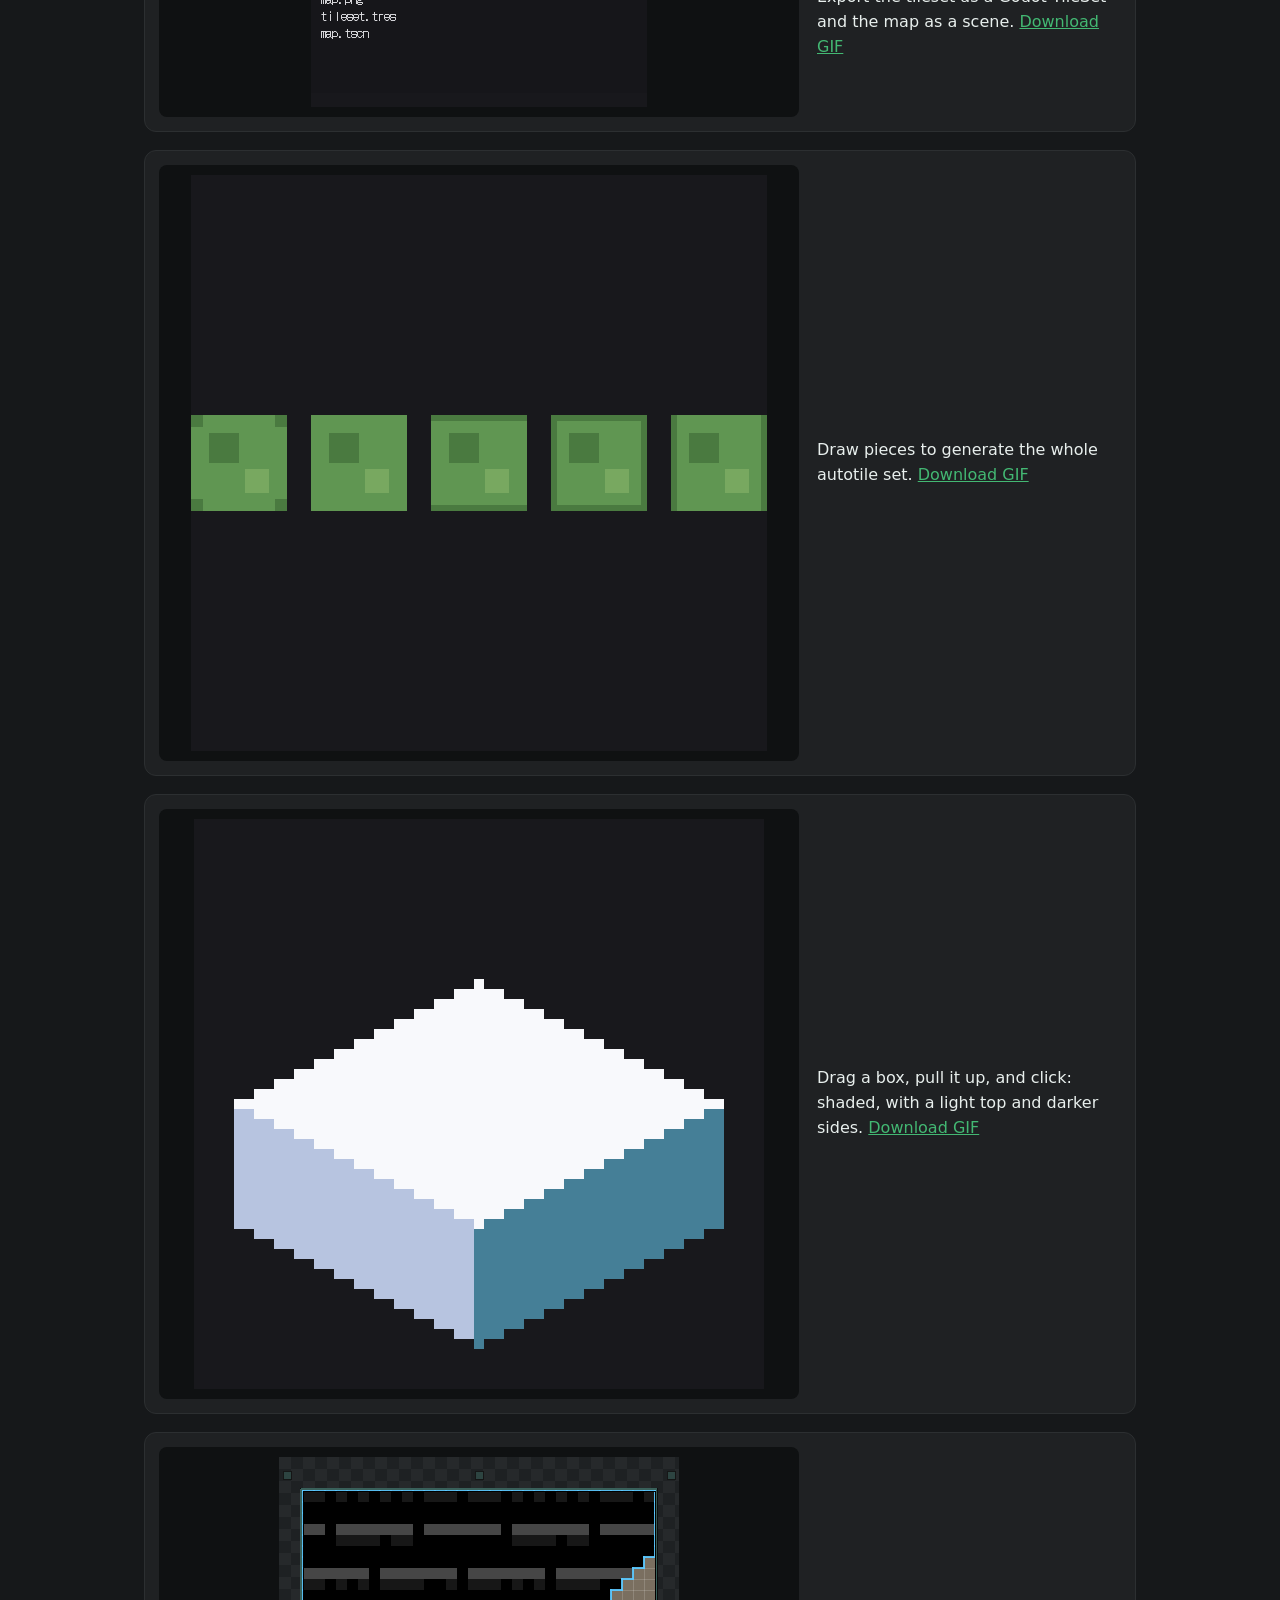
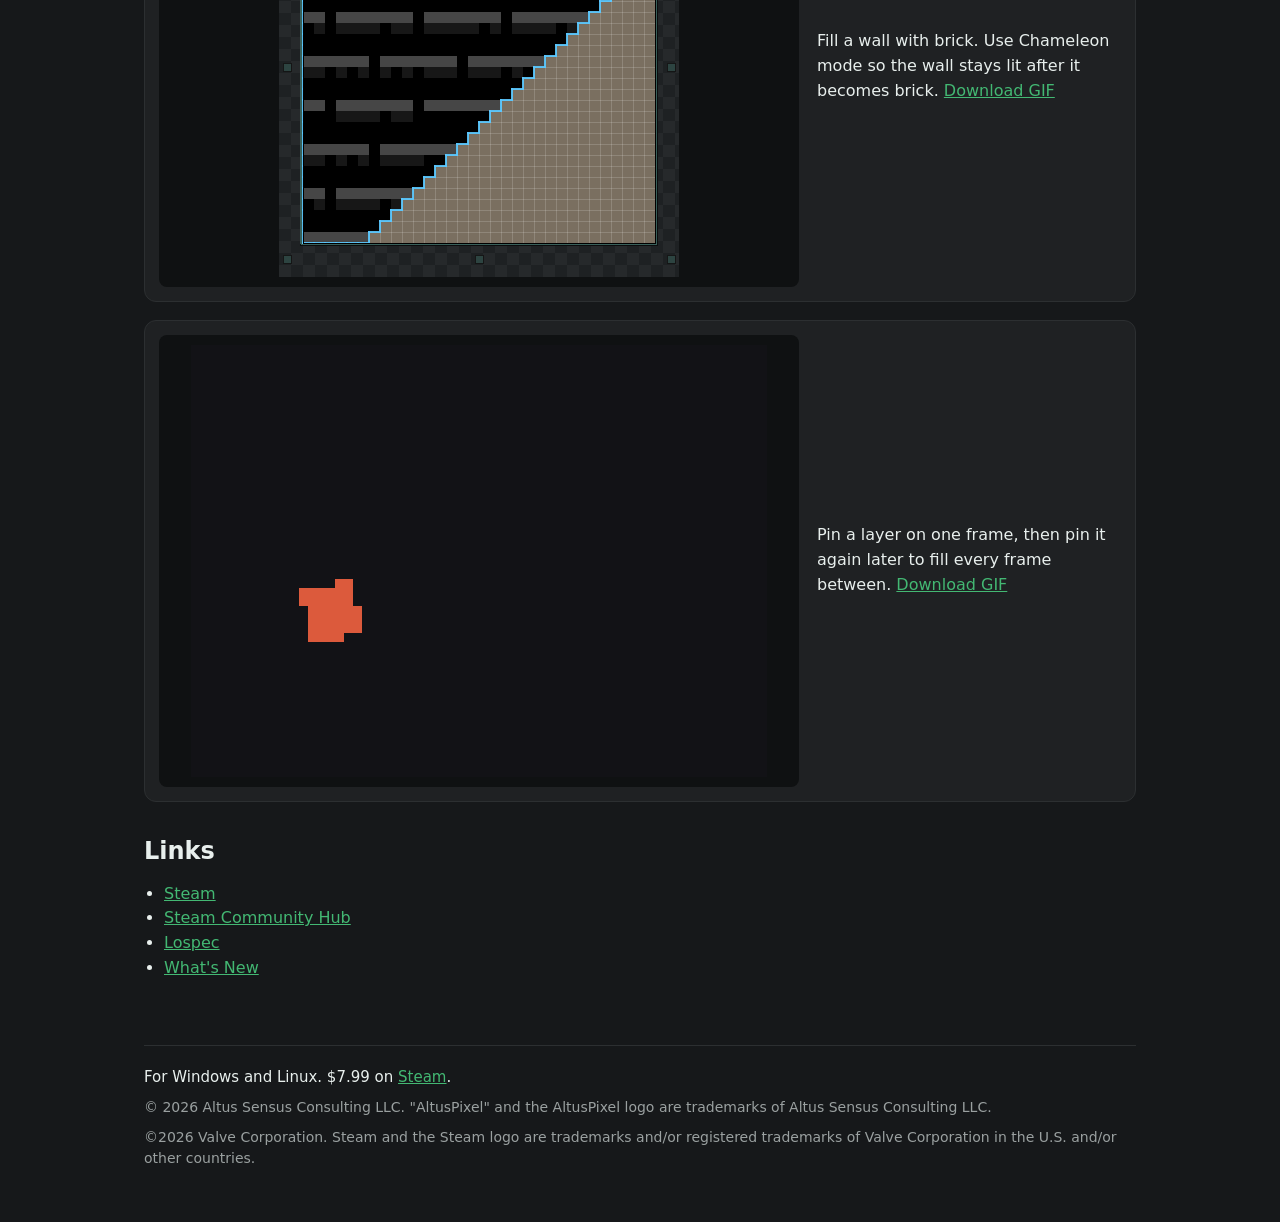
<file: press.html>
<!DOCTYPE html>
<html lang="en">
<head>
<meta charset="utf-8">
<meta name="viewport" content="width=device-width, initial-scale=1">
<title>AltusPixel Press Kit - Logo, GIFs, and Fact Sheet</title>
<meta name="description" content="Press kit: the logo and icon, GIFs, a fact sheet, and links.">
<link rel="canonical" href="https://typo-negetive.github.io/altuspixel-site/press.html">
<meta name="theme-color" content="#16181a">
<meta property="og:site_name" content="AltusPixel">
<meta property="og:type" content="website">
<meta property="og:title" content="AltusPixel Press Kit - Logo, GIFs, and Fact Sheet">
<meta property="og:description" content="Press kit: the logo and icon, GIFs, a fact sheet, and links.">
<meta property="og:url" content="https://typo-negetive.github.io/altuspixel-site/press.html">
<meta property="og:image" content="https://typo-negetive.github.io/altuspixel-site/stills/autotile.png">
<meta property="og:image:alt" content="Draw pieces to generate the whole autotile set" data-claims="autotile-five">
<link rel="icon" type="image/png" href="brand/icon.png">
<link rel="stylesheet" href="site.css">
</head>
<body>
<div class="wrap">
<!-- chrome:header -->
<a class="skip" href="#main">Skip to Content</a>
<header class="site-header">
  <a class="brand" href="index.html"><span class="a">Altus</span><span class="p">Pixel</span></a>
  <div class="store-links">
    <a class="btn btn-primary" href="https://store.steampowered.com/app/4870980/AltusPixel/?utm_source=site&amp;utm_medium=web&amp;utm_campaign=press" target="_blank" rel="noopener">Get It on Steam</a>
  </div>
</header>
<nav class="site-nav" aria-label="Pages">
  <a href="index.html">Free Converter</a>
  <a href="aseprite-alternative.html">Aseprite Alternative</a>
  <a href="pixel-art-editor-for-godot.html">For Godot</a>
  <a href="gamemaker-sprite-export.html">For GameMaker</a>
  <a href="tiled-and-unity.html">Tiled and Unity</a>
  <a href="whats-new.html">What's New</a>
  <a href="press.html" aria-current="page">Press Kit</a>
</nav>
<!-- /chrome:header -->

<main id="main">
  <h1>Press Kit</h1>
  <p class="lede" data-claims="short-draw short-save short-rig">Draw a sprite, a tile, or an isometric room, then save it as a Godot TileSet, a complete GameMaker project, a Tiled map, or a Unity sheet. Rig, stage, and animate on the same canvas.</p>

  <section>
    <h2>Fact Sheet</h2>
    <div class="table-wrap">
      <table class="facts">
        <caption class="sr-only">Fact Sheet</caption>
        <tbody>
          <tr>
            <th scope="row">Name</th>
            <td>AltusPixel</td>
          </tr>
          <tr>
            <th scope="row">Developer</th>
            <td data-claims="developer">Altus Sensus Consulting LLC</td>
          </tr>
          <tr>
            <th scope="row">Platforms</th>
            <td data-claims="platforms">Windows and Linux</td>
          </tr>
          <tr>
            <th scope="row">Price</th>
            <td data-claims="price-steam">$7.99 on Steam</td>
          </tr>
          <tr>
            <th scope="row">Release Date</th>
            <td data-claims="release-date">2026-07-14</td>
          </tr>
          <tr>
            <th scope="row">Steam App ID</th>
            <td data-claims="app-id">4870980</td>
          </tr>
          <tr>
            <th scope="row">Contact</th>
            <td><a href="https://steamcommunity.com/app/4870980?utm_source=site&amp;utm_medium=web&amp;utm_campaign=press" target="_blank" rel="noopener">Steam Community Hub</a></td>
          </tr>
        </tbody>
      </table>
    </div>
  </section>

  <section>
    <h2>Logo and Icon</h2>
    <div class="press-images">
      <figure class="press-image">
        <img src="brand/wordmark.png" width="1833" height="624" alt="AltusPixel logo">
        <figcaption>Logo. <a href="brand/wordmark.png" download>Download PNG</a></figcaption>
      </figure>
      <figure class="press-image">
        <img src="brand/icon.png" width="256" height="256" alt="AltusPixel icon">
        <figcaption>Icon. <a href="brand/icon.png" download>Download PNG</a></figcaption>
      </figure>
    </div>
  </section>

  <section>
    <h2>GIFs</h2>
    <div class="shots">
      <figure class="shot" data-claims="cap-gm">
        <div class="frame"><img src="gifs/gamemaker_project_export.gif" width="240" height="375" alt="Export a complete GameMaker project ready to open" loading="lazy" decoding="async"></div>
        <figcaption>Export a complete GameMaker project ready to open. <a href="gifs/gamemaker_project_export.gif" download>Download GIF</a></figcaption>
      </figure>
      <figure class="shot" data-claims="cap-godot">
        <div class="frame"><img src="gifs/godot_tileset_map_export.gif" width="336" height="168" alt="Export the tileset as a Godot TileSet and the map as a scene" loading="lazy" decoding="async"></div>
        <figcaption>Export the tileset as a Godot TileSet and the map as a scene. <a href="gifs/godot_tileset_map_export.gif" download>Download GIF</a></figcaption>
      </figure>
      <figure class="shot" data-claims="autotile-five">
        <div class="frame"><img src="gifs/autotile.gif" width="576" height="576" alt="Draw pieces to generate the whole autotile set" loading="lazy" decoding="async"></div>
        <figcaption>Draw pieces to generate the whole autotile set. <a href="gifs/autotile.gif" download>Download GIF</a></figcaption>
      </figure>
      <figure class="shot" data-claims="iso-box">
        <div class="frame"><img src="gifs/isometric_block_building.gif" width="570" height="570" alt="Drag a box, pull it up, and click: shaded, with a light top and darker sides" loading="lazy" decoding="async"></div>
        <figcaption>Drag a box, pull it up, and click: shaded, with a light top and darker sides. <a href="gifs/isometric_block_building.gif" download>Download GIF</a></figcaption>
      </figure>
      <figure class="shot" data-claims="cap-material chameleon">
        <div class="frame"><img src="gifs/material_fill_chameleon.gif" width="400" height="420" alt="Fill a wall with brick" loading="lazy" decoding="async"></div>
        <figcaption>Fill a wall with brick. Use Chameleon mode so the wall stays lit after it becomes brick. <a href="gifs/material_fill_chameleon.gif" download>Download GIF</a></figcaption>
      </figure>
      <figure class="shot" data-claims="pin-layer">
        <div class="frame"><img src="gifs/tween.gif" width="576" height="432" alt="Pin a layer on one frame, then pin it again later to fill every frame between" loading="lazy" decoding="async"></div>
        <figcaption>Pin a layer on one frame, then pin it again later to fill every frame between. <a href="gifs/tween.gif" download>Download GIF</a></figcaption>
      </figure>
    </div>
  </section>

  <section>
    <h2>Links</h2>
    <ul class="link-list">
      <li><a href="https://store.steampowered.com/app/4870980/AltusPixel/?utm_source=site&amp;utm_medium=web&amp;utm_campaign=press" target="_blank" rel="noopener">Steam</a></li>
      <li><a href="https://steamcommunity.com/app/4870980?utm_source=site&amp;utm_medium=web&amp;utm_campaign=press" target="_blank" rel="noopener">Steam Community Hub</a></li>
      <li><a href="https://lospec.com/software/altuspixel" target="_blank" rel="noopener">Lospec</a></li>
      <li><a href="whats-new.html">What's New</a></li>
    </ul>
  </section>
</main>

<!-- chrome:footer -->
<footer class="site-footer">
  <p class="facts" data-claims="platforms price-steam">For Windows and Linux. $7.99 on <a href="https://store.steampowered.com/app/4870980/AltusPixel/?utm_source=site&amp;utm_medium=web&amp;utm_campaign=press" target="_blank" rel="noopener">Steam</a>.</p>
  <p class="legal">&copy; 2026 Altus Sensus Consulting LLC. "AltusPixel" and the AltusPixel logo are trademarks of Altus Sensus Consulting LLC.</p>
  <p class="legal">&copy;2026 Valve Corporation. Steam and the Steam logo are trademarks and/or registered trademarks of Valve Corporation in the U.S. and/or other countries.</p>
</footer>
<!-- /chrome:footer -->
</div>
</body>
</html>
</file>
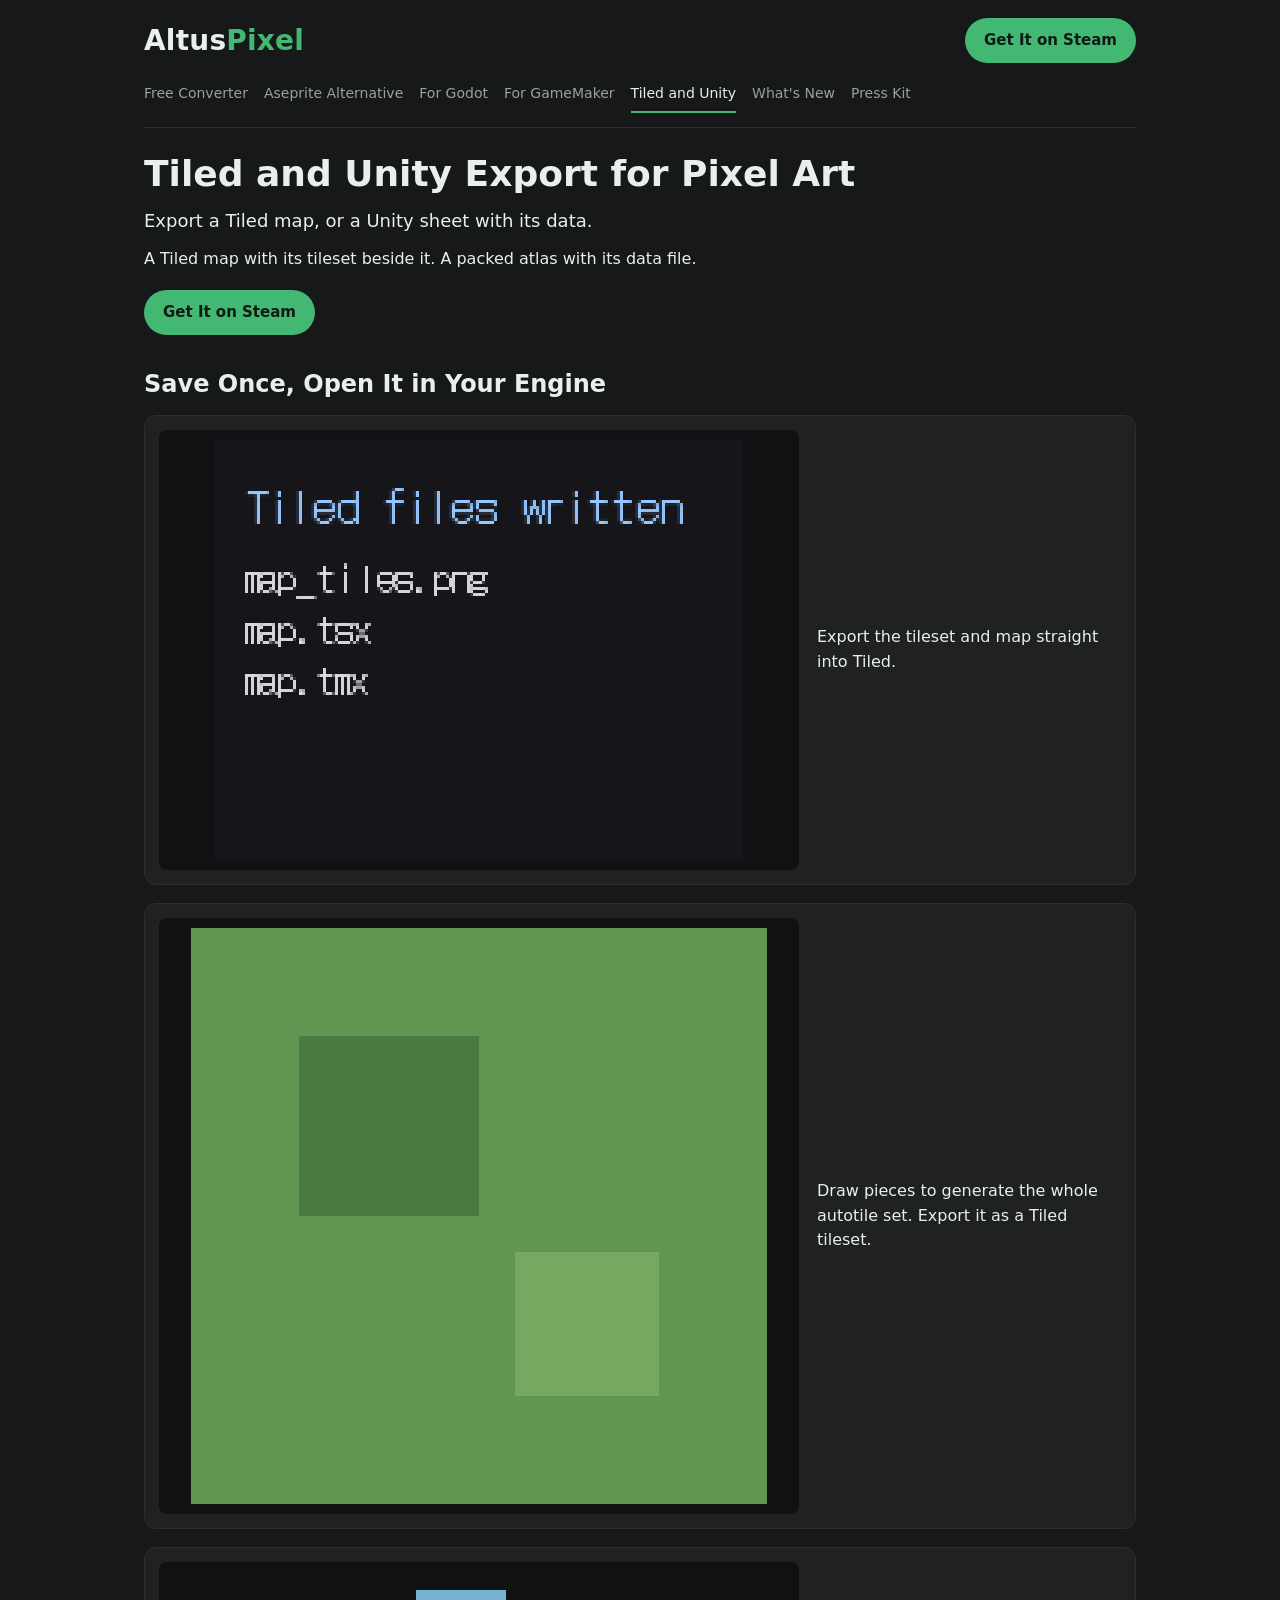
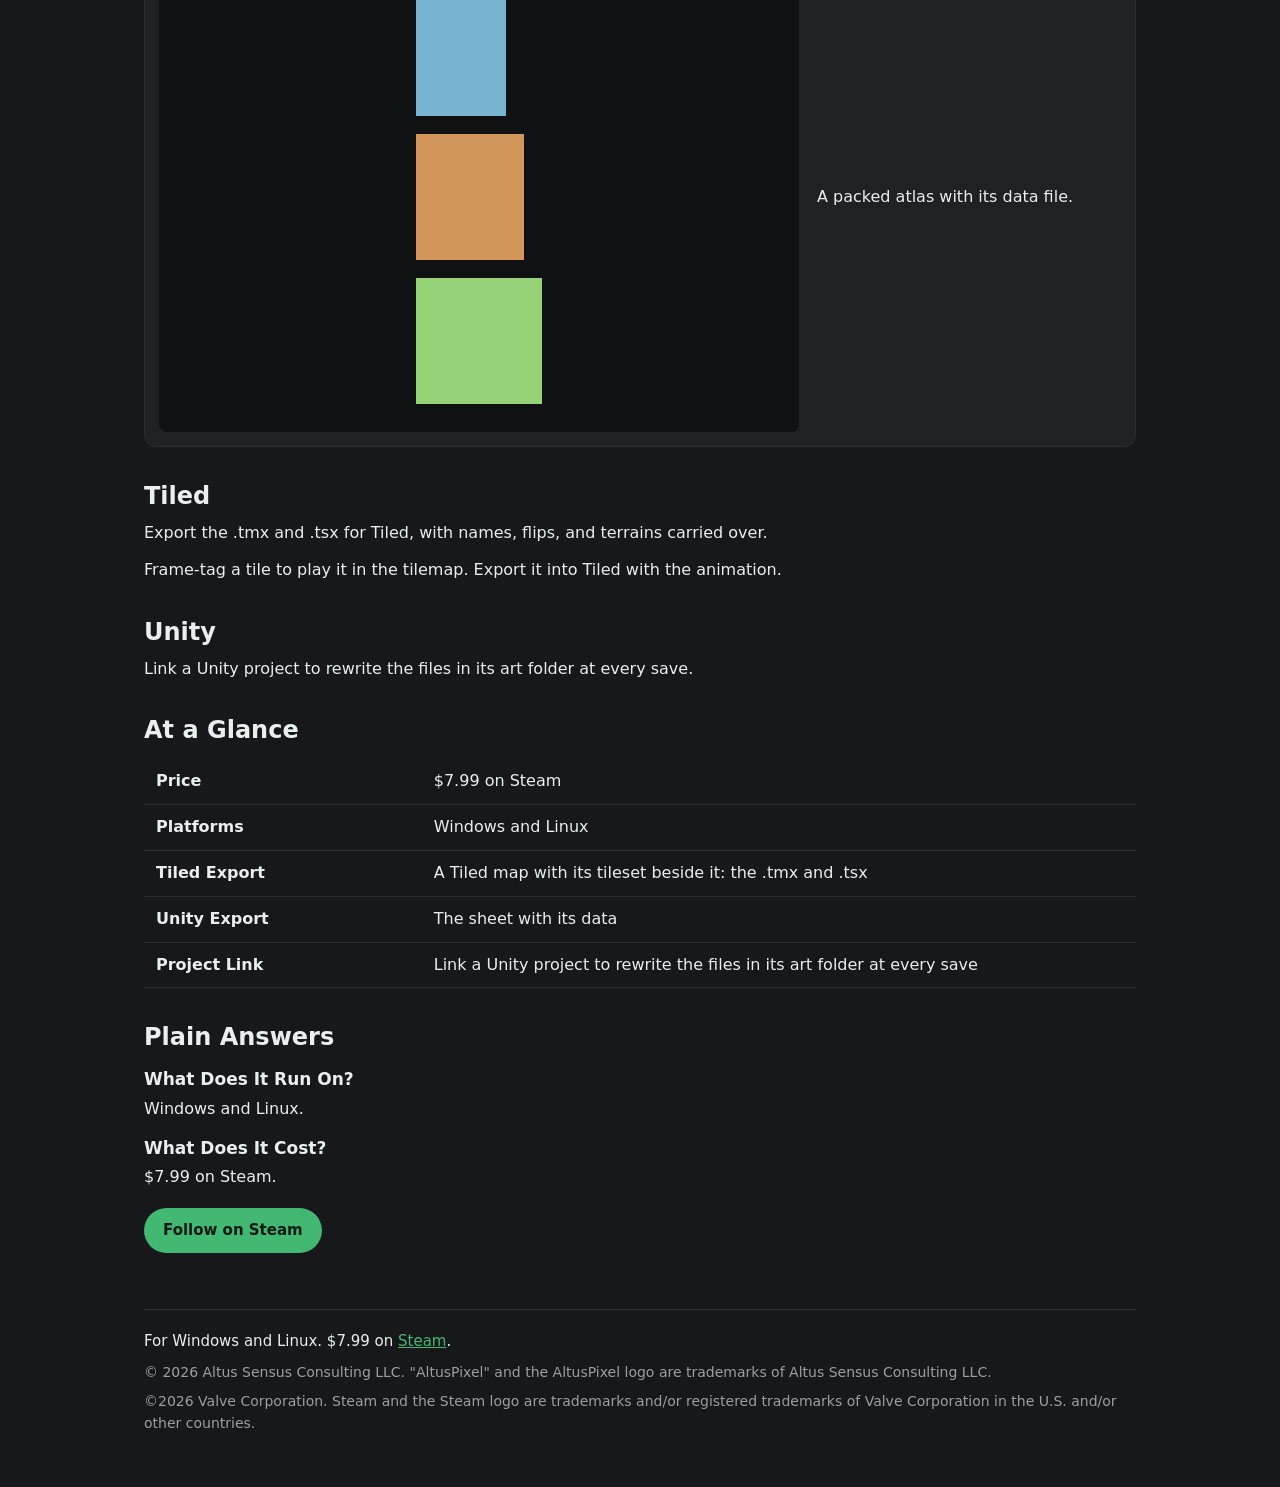
<file: tiled-and-unity.html>
<!DOCTYPE html>
<html lang="en">
<head>
<meta charset="utf-8">
<meta name="viewport" content="width=device-width, initial-scale=1">
<title>Tiled and Unity Export for Pixel Art - AltusPixel</title>
<meta name="description" content="Export a Tiled map with its tileset beside it, or a Unity sheet with its data." data-claims="tiled-gets unity-gets tiled-map-tileset">
<link rel="canonical" href="https://typo-negetive.github.io/altuspixel-site/tiled-and-unity.html">
<meta name="theme-color" content="#16181a">
<meta property="og:site_name" content="AltusPixel">
<meta property="og:type" content="website">
<meta property="og:title" content="Tiled and Unity Export for Pixel Art - AltusPixel">
<meta property="og:description" content="Export a Tiled map with its tileset beside it, or a Unity sheet with its data.">
<meta property="og:url" content="https://typo-negetive.github.io/altuspixel-site/tiled-and-unity.html">
<meta property="og:image" content="https://typo-negetive.github.io/altuspixel-site/stills/tiled_export.png">
<meta property="og:image:alt" content="Export the tileset and map straight into Tiled" data-claims="cap-tiled">
<link rel="icon" type="image/png" href="brand/icon.png">
<link rel="stylesheet" href="site.css">
</head>
<body>
<div class="wrap">
<!-- chrome:header -->
<a class="skip" href="#main">Skip to Content</a>
<header class="site-header">
  <a class="brand" href="index.html"><span class="a">Altus</span><span class="p">Pixel</span></a>
  <div class="store-links">
    <a class="btn btn-primary" href="https://store.steampowered.com/app/4870980/AltusPixel/?utm_source=site&amp;utm_medium=web&amp;utm_campaign=tiled-and-unity" target="_blank" rel="noopener">Get It on Steam</a>
  </div>
</header>
<nav class="site-nav" aria-label="Pages">
  <a href="index.html">Free Converter</a>
  <a href="aseprite-alternative.html">Aseprite Alternative</a>
  <a href="pixel-art-editor-for-godot.html">For Godot</a>
  <a href="gamemaker-sprite-export.html">For GameMaker</a>
  <a href="tiled-and-unity.html" aria-current="page">Tiled and Unity</a>
  <a href="whats-new.html">What's New</a>
  <a href="press.html">Press Kit</a>
</nav>
<!-- /chrome:header -->

<main id="main">
  <h1>Tiled and Unity Export for Pixel Art</h1>
  <p class="lede" data-claims="tiled-gets unity-gets">Export a Tiled map, or a Unity sheet with its data.</p>
  <p data-claims="tiled-map-tileset atlas-frames">A Tiled map with its tileset beside it. A packed atlas with its data file.</p>
  <div class="cta-row">
    <a class="btn btn-primary" href="https://store.steampowered.com/app/4870980/AltusPixel/?utm_source=site&amp;utm_medium=web&amp;utm_campaign=tiled-and-unity" target="_blank" rel="noopener">Get It on Steam</a>
  </div>

  <section>
    <h2>Save Once, Open It in Your Engine</h2>
    <div class="shots">
      <figure class="shot" data-claims="cap-tiled">
        <div class="frame"><img src="gifs/tiled_export.gif" width="528" height="420" alt="Export the tileset and map straight into Tiled" loading="lazy" decoding="async"></div>
        <figcaption>Export the tileset and map straight into Tiled.</figcaption>
      </figure>
      <figure class="shot" data-claims="autotile-five autotile-export">
        <div class="frame"><img src="gifs/autotile.gif" width="576" height="576" alt="Draw pieces to generate the whole autotile set" loading="lazy" decoding="async"></div>
        <figcaption>Draw pieces to generate the whole autotile set. Export it as a Tiled tileset.</figcaption>
      </figure>
      <figure class="shot" data-claims="atlas-frames cap-atlas">
        <div class="frame"><img src="gifs/packed_atlas.gif" width="162" height="450" alt="Pack every sprite into a sheet with its own data file" loading="lazy" decoding="async"></div>
        <figcaption>A packed atlas with its data file.</figcaption>
      </figure>
    </div>
  </section>

  <section>
    <h2>Tiled</h2>
    <p data-claims="tiled-export">Export the .tmx and .tsx for Tiled, with names, flips, and terrains carried over.</p>
    <p data-claims="tiled-anim">Frame-tag a tile to play it in the tilemap. Export it into Tiled with the animation.</p>
  </section>

  <section>
    <h2>Unity</h2>
    <p data-claims="engine-link">Link a Unity project to rewrite the files in its art folder at every save.</p>
  </section>

  <section>
    <h2>At a Glance</h2>
    <div class="table-wrap">
      <table class="facts">
        <caption class="sr-only">Tiled and Unity at a Glance</caption>
        <tbody>
          <tr>
            <th scope="row">Price</th>
            <td data-claims="price-steam">$7.99 on Steam</td>
          </tr>
          <tr>
            <th scope="row">Platforms</th>
            <td data-claims="platforms">Windows and Linux</td>
          </tr>
          <tr>
            <th scope="row">Tiled Export</th>
            <td data-claims="tiled-map-tileset tiled-export">A Tiled map with its tileset beside it: the .tmx and .tsx</td>
          </tr>
          <tr>
            <th scope="row">Unity Export</th>
            <td data-claims="unity-gets atlas-frames">The sheet with its data</td>
          </tr>
          <tr>
            <th scope="row">Project Link</th>
            <td data-claims="engine-link">Link a Unity project to rewrite the files in its art folder at every save</td>
          </tr>
        </tbody>
      </table>
    </div>
  </section>

  <section class="answers">
    <h2>Plain Answers</h2>
    <h3>What Does It Run On?</h3>
    <p data-claims="platforms">Windows and Linux.</p>
    <h3>What Does It Cost?</h3>
    <p data-claims="price-steam">$7.99 on Steam.</p>
  </section>

  <div class="cta-row">
    <a class="btn btn-primary" href="https://store.steampowered.com/app/4870980/AltusPixel/?utm_source=site&amp;utm_medium=web&amp;utm_campaign=tiled-and-unity" target="_blank" rel="noopener">Follow on Steam</a>
  </div>
</main>

<!-- chrome:footer -->
<footer class="site-footer">
  <p class="facts" data-claims="platforms price-steam">For Windows and Linux. $7.99 on <a href="https://store.steampowered.com/app/4870980/AltusPixel/?utm_source=site&amp;utm_medium=web&amp;utm_campaign=tiled-and-unity" target="_blank" rel="noopener">Steam</a>.</p>
  <p class="legal">&copy; 2026 Altus Sensus Consulting LLC. "AltusPixel" and the AltusPixel logo are trademarks of Altus Sensus Consulting LLC.</p>
  <p class="legal">&copy;2026 Valve Corporation. Steam and the Steam logo are trademarks and/or registered trademarks of Valve Corporation in the U.S. and/or other countries.</p>
</footer>
<!-- /chrome:footer -->
</div>
</body>
</html>
</file>
<file: site.css>
/* AltusPixel site: one stylesheet for every page. Mobile first: the base rules
   are the phone layout and the media queries at the end widen it. No fonts or
   scripts are loaded from anywhere else. */

:root {
  color-scheme: dark;
  --bg: #16181a;
  --surface: #1f2123;
  --surface2: #282b2d;
  --stage: #0f1112;
  --border: #2c2f31;
  --text: #e8efed;
  --muted: #9aa0a0;
  --green-deep: #1e312f;
  --green: #2e8b52;
  --green-bright: #43b873;
  --on: #f1f6f1;
  --radius: 12px;
  --gutter: 16px;
}

* { box-sizing: border-box; }

html { -webkit-text-size-adjust: 100%; text-size-adjust: 100%; }

body {
  margin: 0;
  background: var(--bg);
  color: var(--text);
  font-family: "Segoe UI", system-ui, -apple-system, sans-serif;
  line-height: 1.55;
}

a { color: var(--green-bright); }
a:hover { color: #5fce8e; }
:focus-visible { outline: 2px solid var(--green-bright); outline-offset: 2px; }

img { max-width: 100%; height: auto; }

.skip {
  position: absolute;
  left: -999px;
  top: 8px;
  background: var(--green-bright);
  color: #0f1a14;
  padding: 8px 14px;
  border-radius: 8px;
  font-weight: 600;
  z-index: 10;
}
.skip:focus { left: var(--gutter); }

.sr-only {
  position: absolute;
  width: 1px;
  height: 1px;
  overflow: hidden;
  clip: rect(0 0 0 0);
  white-space: nowrap;
}

.wrap { max-width: 1040px; margin: 0 auto; padding: 0 var(--gutter); }

/* header and navigation */
.site-header {
  display: flex;
  flex-wrap: wrap;
  align-items: center;
  justify-content: space-between;
  gap: 12px;
  padding: 18px 0 8px;
}
.brand { font-size: 28px; font-weight: 700; letter-spacing: .2px; text-decoration: none; }
.brand .a { color: var(--text); }
.brand .p { color: var(--green-bright); }
.store-links { display: flex; flex-wrap: wrap; gap: 8px; }

.btn {
  display: inline-block;
  text-decoration: none;
  border-radius: 999px;
  padding: 10px 18px;
  font-weight: 600;
  font-size: 15px;
  background: var(--surface2);
  color: var(--text);
  border: 1px solid var(--border);
}
.btn:hover { color: var(--text); border-color: var(--green-bright); }
.btn-primary { background: var(--green-bright); color: #0f1a14; border-color: transparent; }
.btn-primary:hover { background: #5fce8e; color: #0f1a14; }

.site-nav {
  display: flex;
  flex-wrap: wrap;
  gap: 2px 16px;
  padding: 6px 0 14px;
  border-bottom: 1px solid var(--border);
  font-size: 14px;
}
.site-nav a {
  color: var(--muted);
  text-decoration: none;
  padding: 6px 0;
  border-bottom: 2px solid transparent;
}
.site-nav a:hover { color: var(--text); }
.site-nav a[aria-current="page"] { color: var(--text); border-bottom-color: var(--green-bright); }

/* page text */
main { padding: 24px 0 8px; }
h1 { font-size: 28px; line-height: 1.2; margin: 0 0 12px; }
h2 { font-size: 21px; line-height: 1.25; margin: 34px 0 10px; }
h3 { font-size: 17px; line-height: 1.3; margin: 20px 0 6px; }
p { margin: 0 0 12px; max-width: 68ch; }
.lede { font-size: 18px; }
.tag { color: var(--muted); font-size: 15px; margin: 0 0 20px; }
.note { color: var(--muted); font-size: 14px; }

.cta-row { display: flex; flex-wrap: wrap; gap: 10px; margin: 18px 0 8px; }

/* a GIF with its caption */
.shots { display: grid; gap: 18px; margin: 16px 0; }
.shot {
  margin: 0;
  background: var(--surface);
  border: 1px solid var(--border);
  border-radius: var(--radius);
  padding: 14px;
  display: grid;
  gap: 12px;
}
.shot .frame {
  background: var(--stage);
  border-radius: 8px;
  padding: 10px;
  display: flex;
  justify-content: center;
  align-items: center;
}
.shot img { display: block; }
.shot figcaption { font-size: 16px; }

/* cards that link to the other pages */
.cards { list-style: none; margin: 14px 0; padding: 0; display: grid; gap: 12px; }
.cards li {
  background: var(--surface);
  border: 1px solid var(--border);
  border-radius: var(--radius);
  padding: 14px 16px;
}
.cards a { font-weight: 600; font-size: 17px; }
.cards p { margin: 4px 0 0; color: var(--muted); }

/* tables */
.table-wrap { overflow-x: auto; margin: 14px 0 6px; }
table { border-collapse: collapse; width: 100%; }
th, td { text-align: left; padding: 10px 12px; border-bottom: 1px solid var(--border); vertical-align: top; }
thead th { color: var(--muted); font-size: 13px; font-weight: 600; }
tbody th { font-weight: 600; width: 28%; }
table.compare td:last-child { width: 22%; }
td[data-fact] { cursor: help; }

/* plain answers */
.answers { margin-top: 34px; }
.answers h3 { margin-top: 16px; }

/* the free converter */
.converter { display: grid; gap: 16px; margin: 6px 0 4px; }
.card {
  background: var(--surface);
  border: 1px solid var(--border);
  border-radius: var(--radius);
  padding: 16px;
}
.drop {
  border: 2px dashed var(--border);
  border-radius: var(--radius);
  padding: 30px 16px;
  text-align: center;
  color: var(--muted);
  cursor: pointer;
  transition: .15s;
  background: var(--surface);
}
.drop:hover, .drop.over { border-color: var(--green-bright); color: var(--text); }
label.ctl { display: block; font-size: 13px; color: var(--muted); margin: 14px 0 6px; }
input[type=range] { width: 100%; accent-color: var(--green-bright); }
select, button.dl {
  width: 100%;
  background: var(--surface2);
  color: var(--text);
  border: 1px solid var(--border);
  border-radius: 8px;
  padding: 8px 10px;
  font-size: 14px;
}
.seg { display: flex; border: 1px solid var(--border); border-radius: 8px; overflow: hidden; width: 100%; }
.seg button {
  flex: 1;
  background: var(--surface2);
  color: var(--muted);
  border: 0;
  padding: 8px;
  font-size: 13px;
  cursor: pointer;
}
.seg button.on { background: var(--green-deep); color: var(--on); }
.val { color: var(--text); font-weight: 600; }
.stage {
  background: var(--stage);
  border: 1px solid var(--border);
  border-radius: var(--radius);
  min-height: 260px;
  display: flex;
  align-items: center;
  justify-content: center;
  padding: 14px;
  overflow: auto;
}
canvas {
  image-rendering: pixelated;
  max-width: 100%;
  height: auto;
  border: 2px solid var(--green-bright);
  border-radius: 6px;
  background: repeating-conic-gradient(#26292b 0% 25%, #1e2123 0% 50%) 50% / 22px 22px;
}
.placeholder { color: var(--muted); text-align: center; font-size: 15px; }
button.dl { cursor: pointer; font-weight: 600; margin-top: 12px; background: var(--green); color: var(--on); border: 0; }
button.dl:hover { background: var(--green-bright); }
button.dl[disabled] { opacity: .45; cursor: default; }

/* the funnel block under the converter */
.funnel {
  margin-top: 28px;
  background: var(--surface);
  border: 1px solid var(--green-deep);
  border-radius: var(--radius);
  padding: 20px;
}
.funnel h2 { margin-top: 0; }

/* the press kit */
.press-images { display: grid; gap: 14px; margin: 14px 0; }
.press-image {
  margin: 0;
  background: var(--surface);
  border: 1px solid var(--border);
  border-radius: var(--radius);
  padding: 14px;
}
.press-image img { display: block; margin: 0 auto 10px; max-height: 160px; width: auto; }
.press-image figcaption { font-size: 15px; }
.slots { display: grid; gap: 12px; margin: 14px 0; grid-template-columns: repeat(auto-fill, minmax(200px, 1fr)); }
.shot-slot {
  border: 2px dashed var(--border);
  border-radius: var(--radius);
  aspect-ratio: 16 / 9;
  display: flex;
  align-items: center;
  justify-content: center;
  text-align: center;
  color: var(--muted);
  padding: 12px;
  font-size: 14px;
}
.link-list { padding-left: 20px; }

/* What's New, written from the app's own rows */
.wn-version { margin-top: 34px; }
.wn-row { margin: 0 0 14px; }
.wn-row h3 { margin: 0 0 4px; }
.wn-row p { margin: 0; color: var(--text); }

/* footer */
.site-footer {
  margin-top: 40px;
  padding: 20px 0 44px;
  border-top: 1px solid var(--border);
  color: var(--muted);
  font-size: 14px;
}
.site-footer p { margin: 0 0 8px; max-width: none; }
.site-footer .facts { color: var(--text); font-size: 15px; }

/* wider screens */
@media (min-width: 720px) {
  :root { --gutter: 24px; }
  h1 { font-size: 36px; }
  h2 { font-size: 24px; }
  .cards { grid-template-columns: repeat(2, 1fr); }
  .converter { grid-template-columns: 300px 1fr; }
  .stage { min-height: 340px; }
  .press-images { grid-template-columns: repeat(2, 1fr); }
}

@media (min-width: 900px) {
  .shot { grid-template-columns: minmax(0, 640px) 1fr; align-items: center; gap: 18px; }
  .cards { grid-template-columns: repeat(4, 1fr); }
}

@media (prefers-reduced-motion: reduce) {
  * { transition: none !important; }
}

.drop .hint { font-size: 13px; }
</file>
